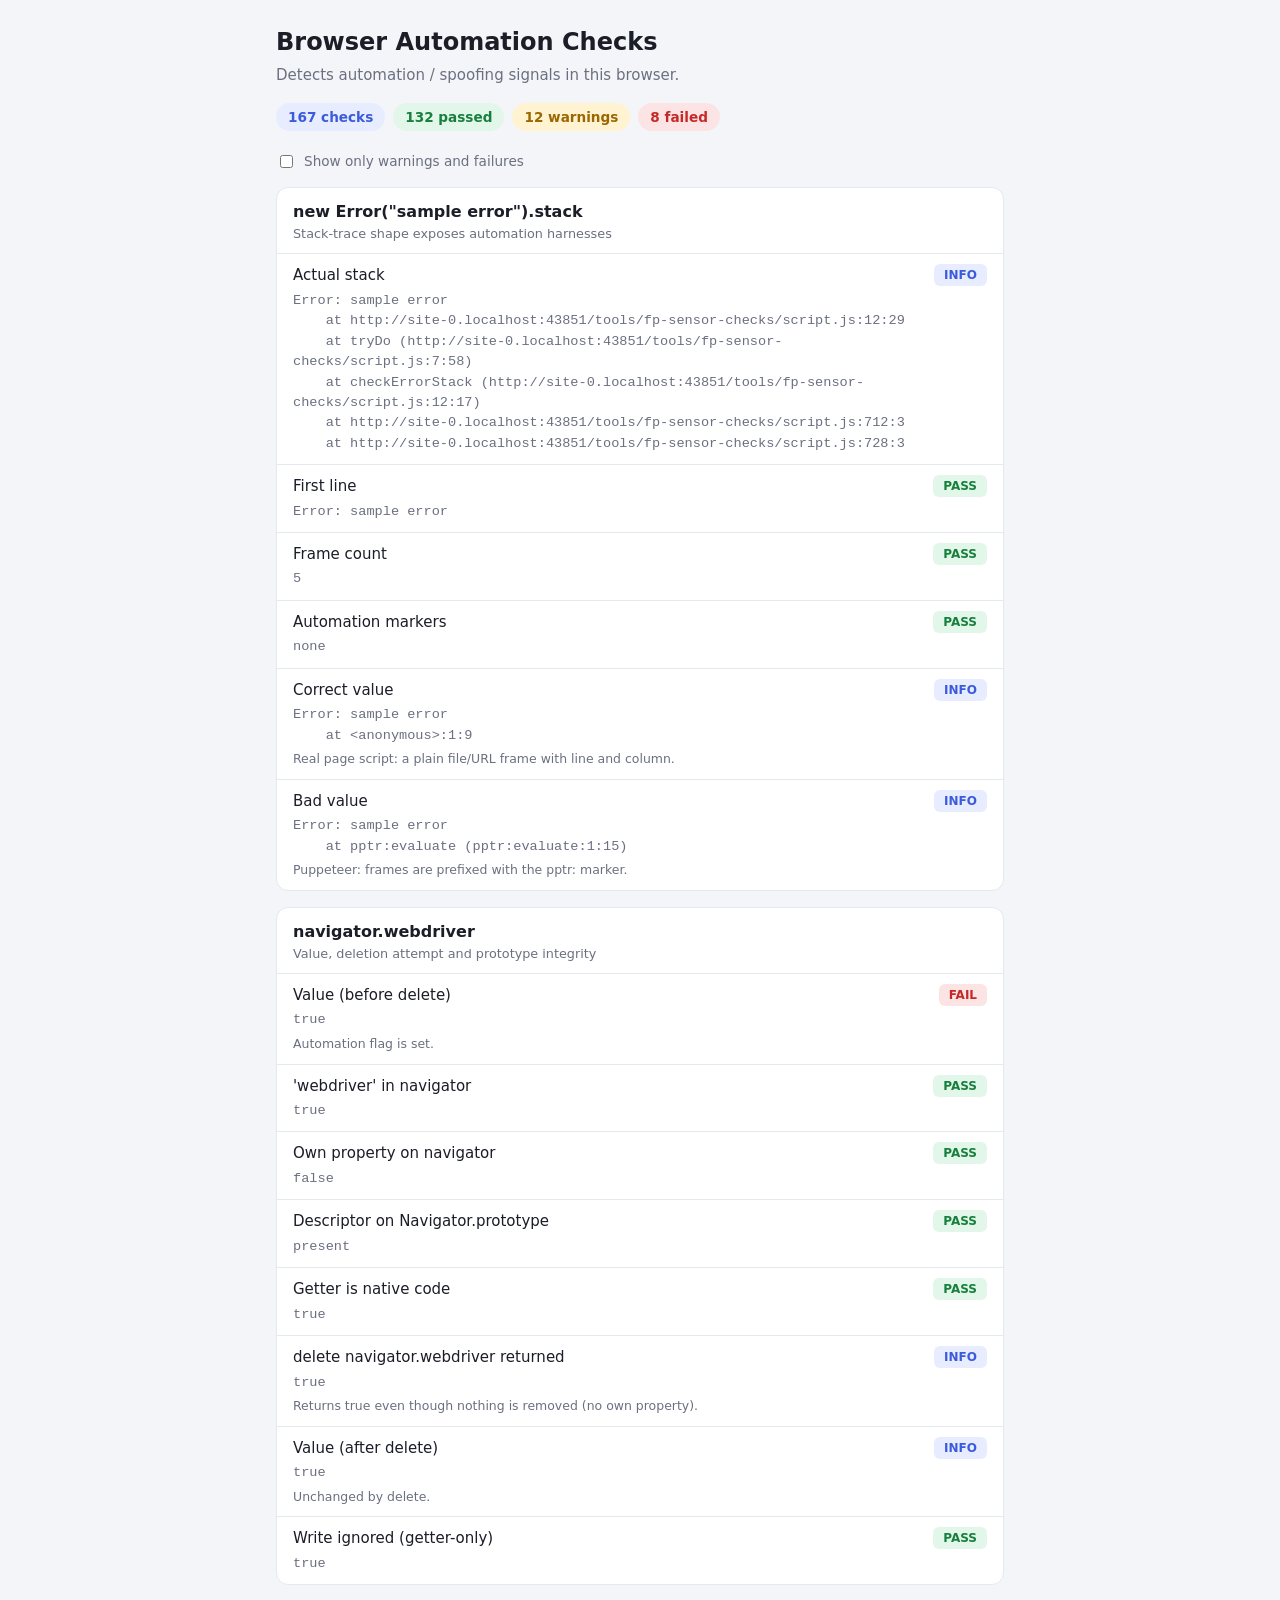
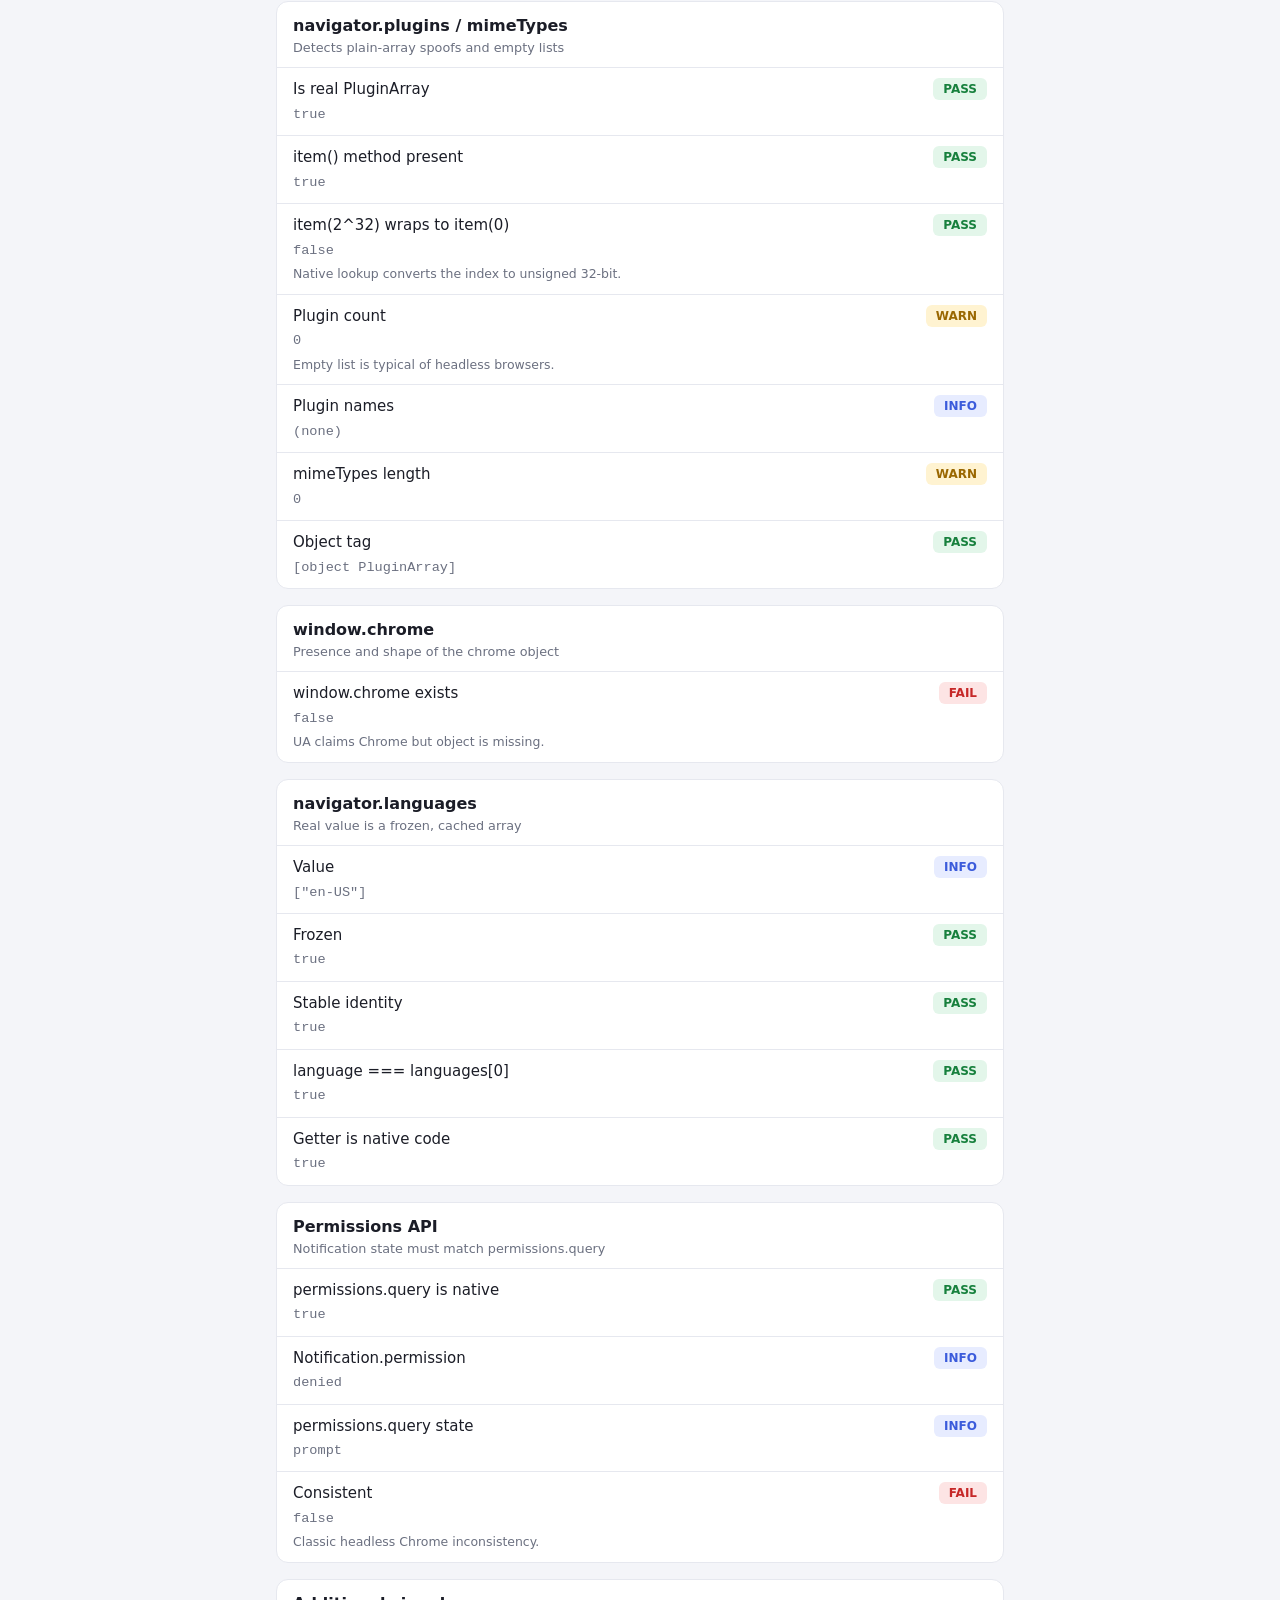
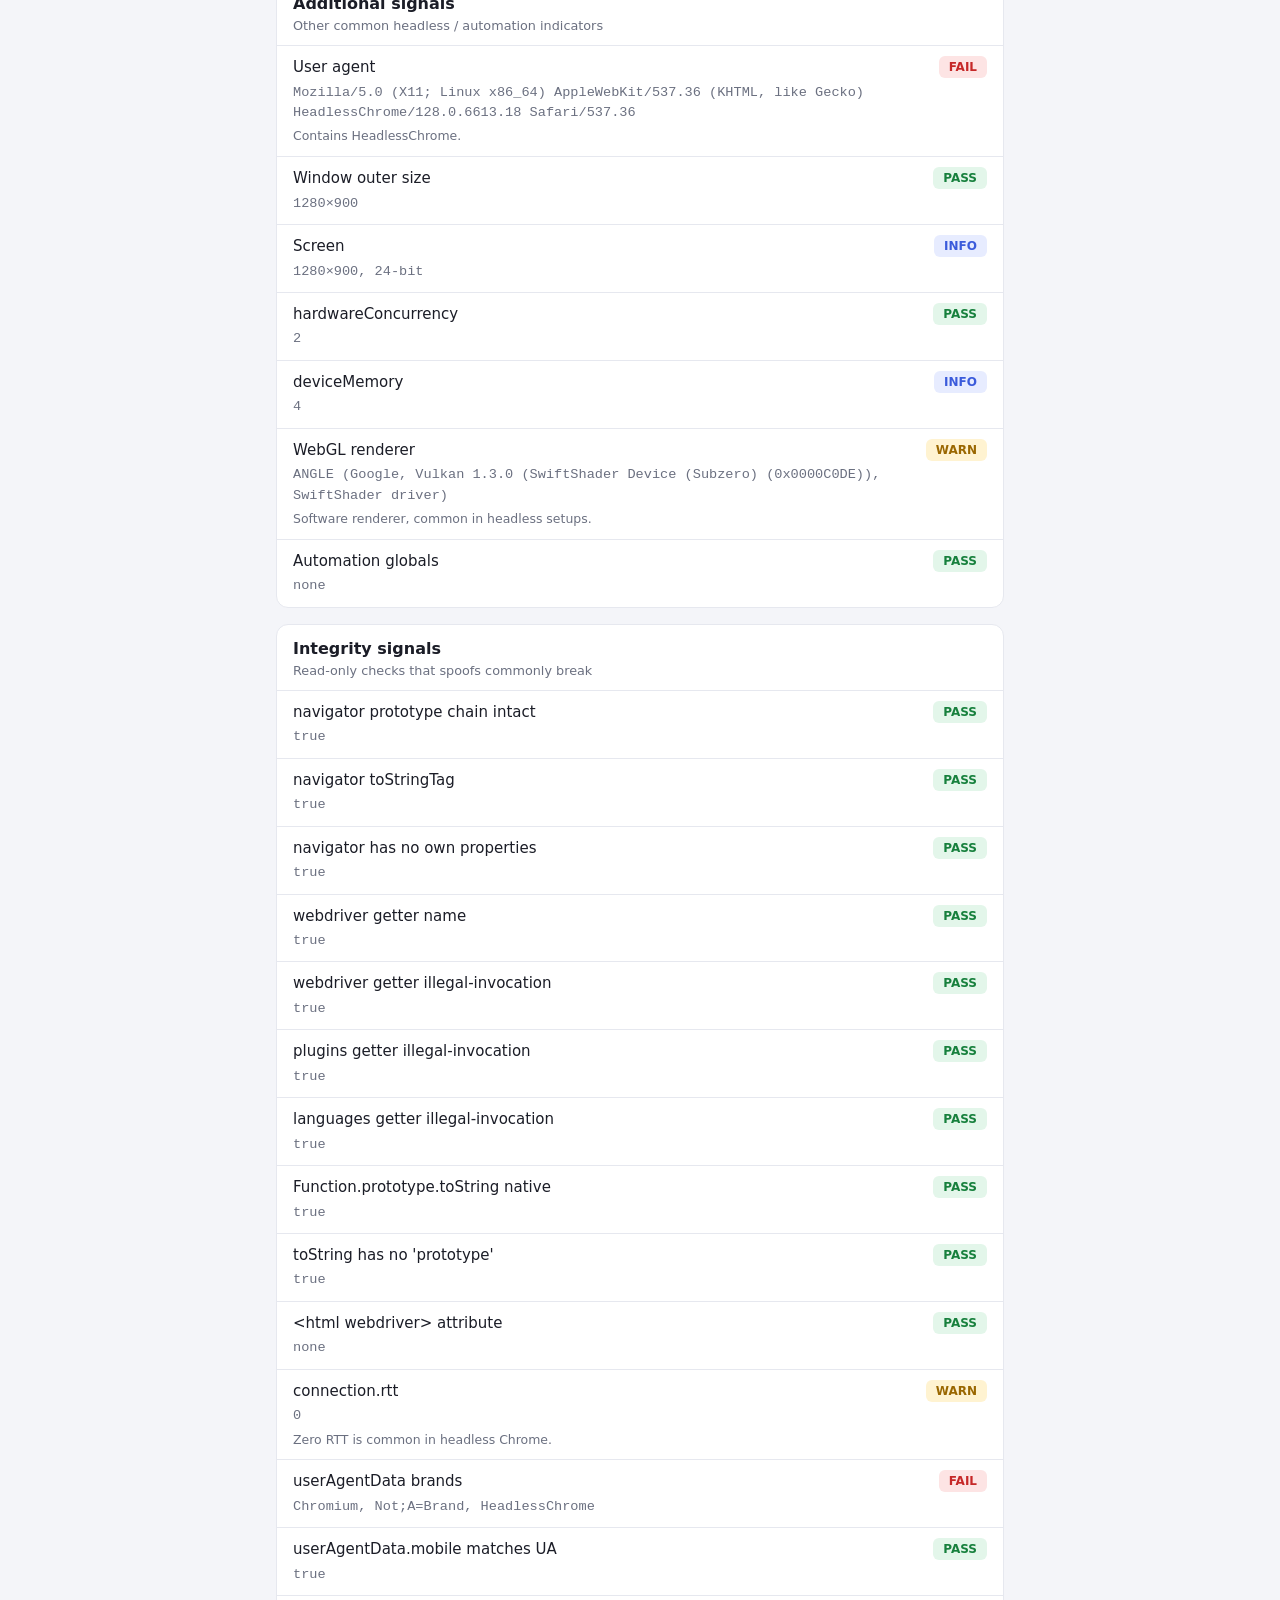
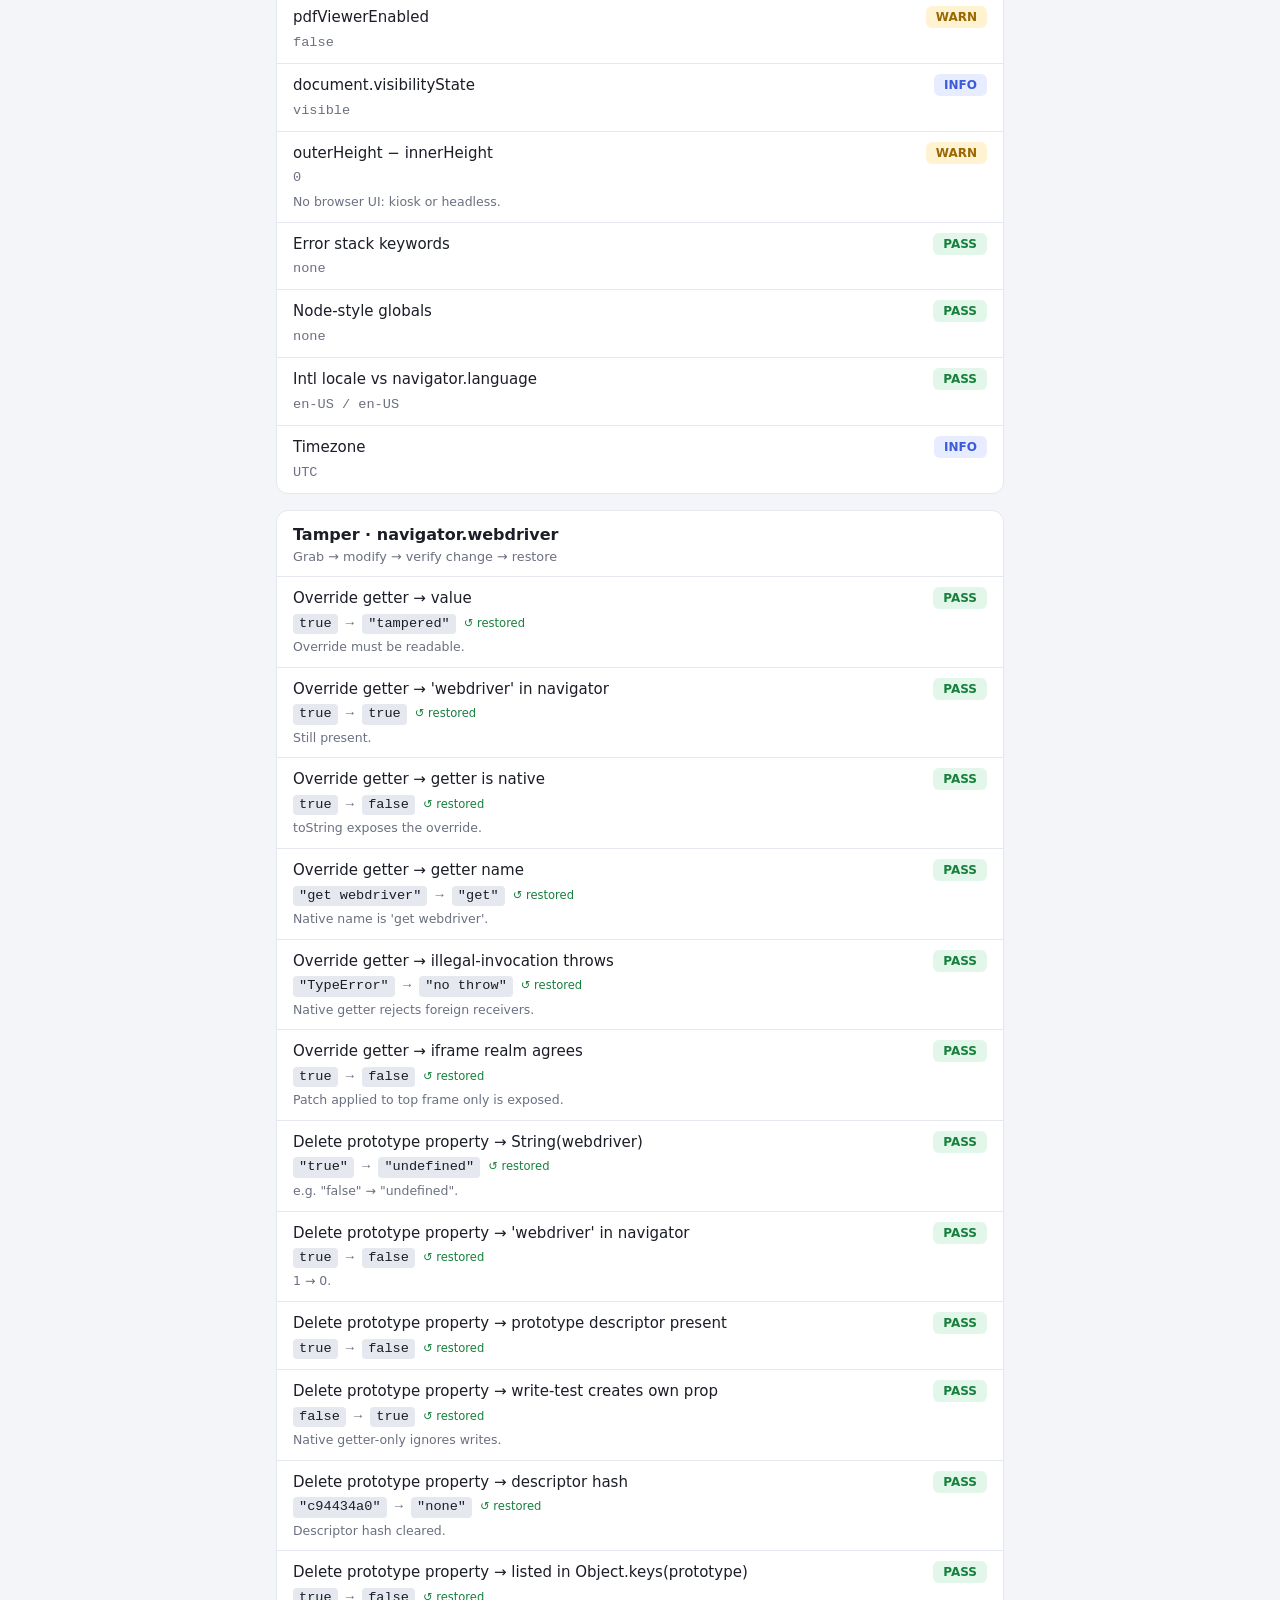
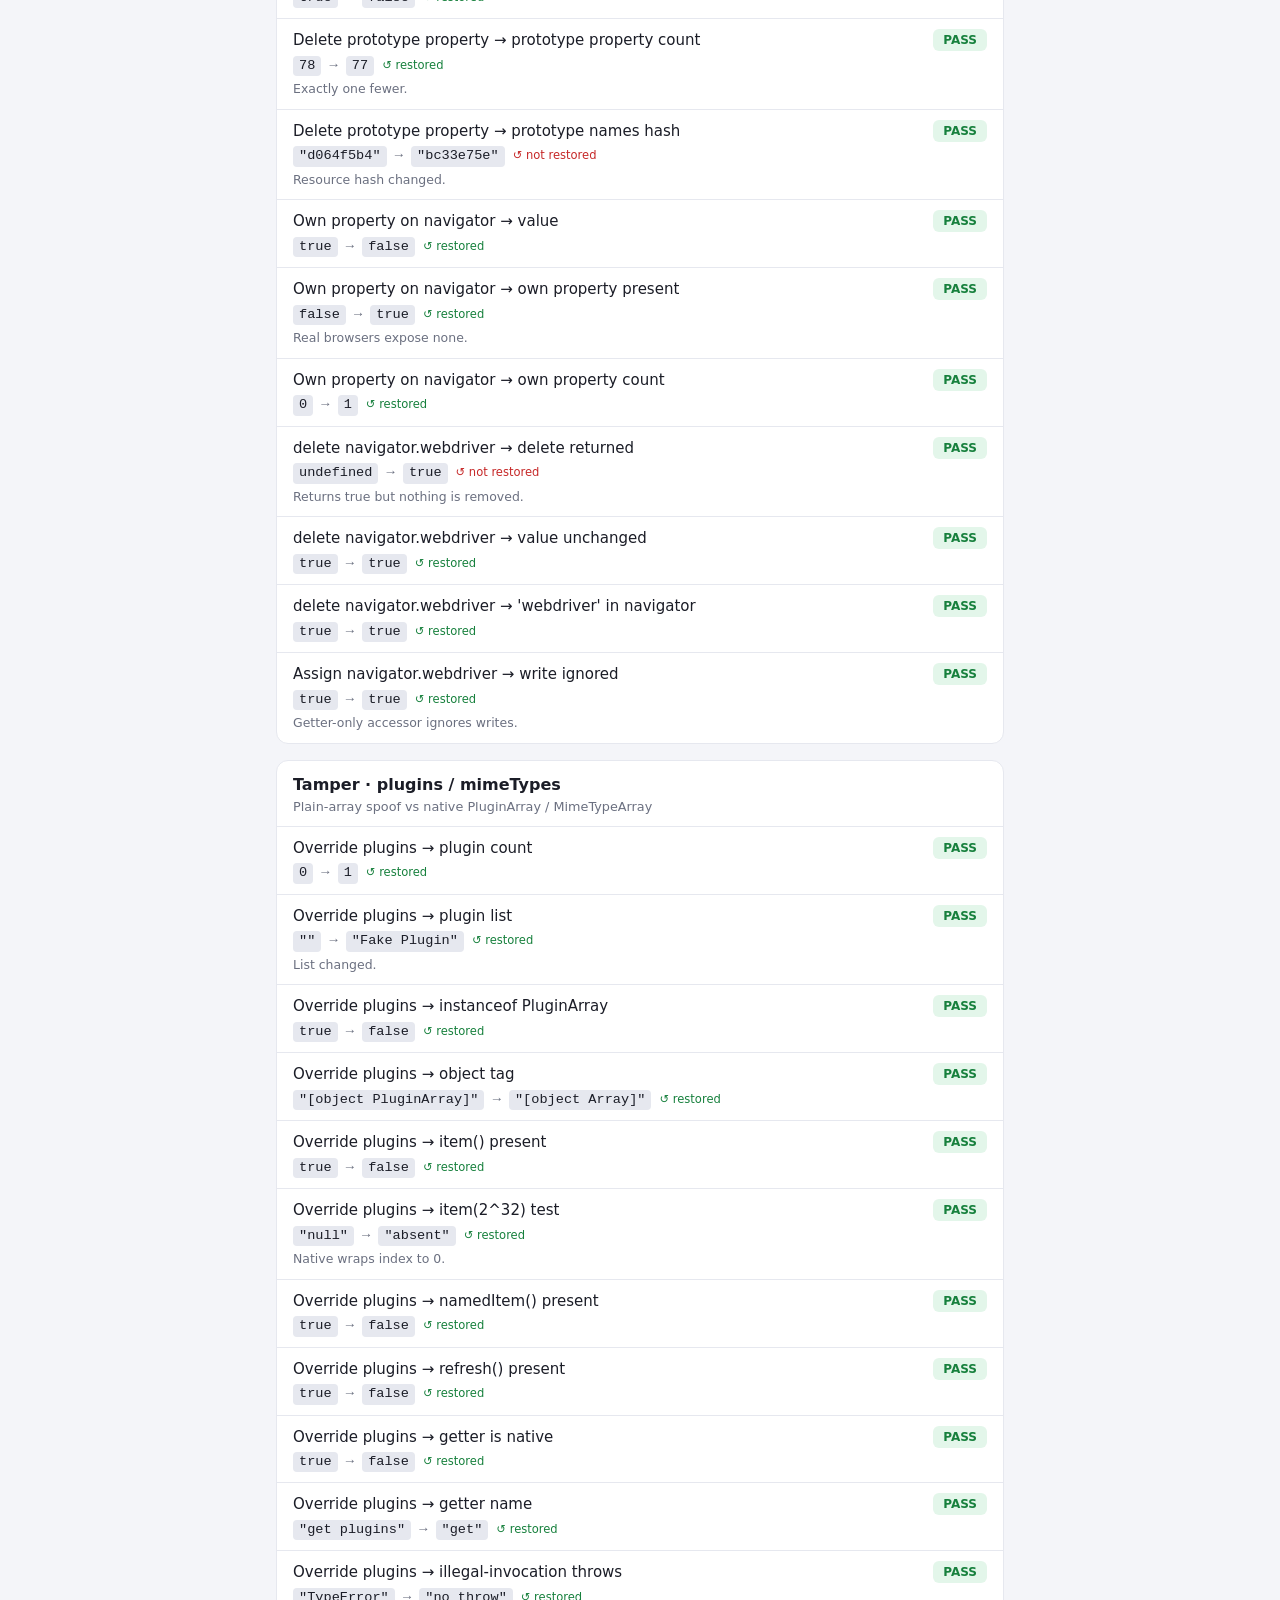
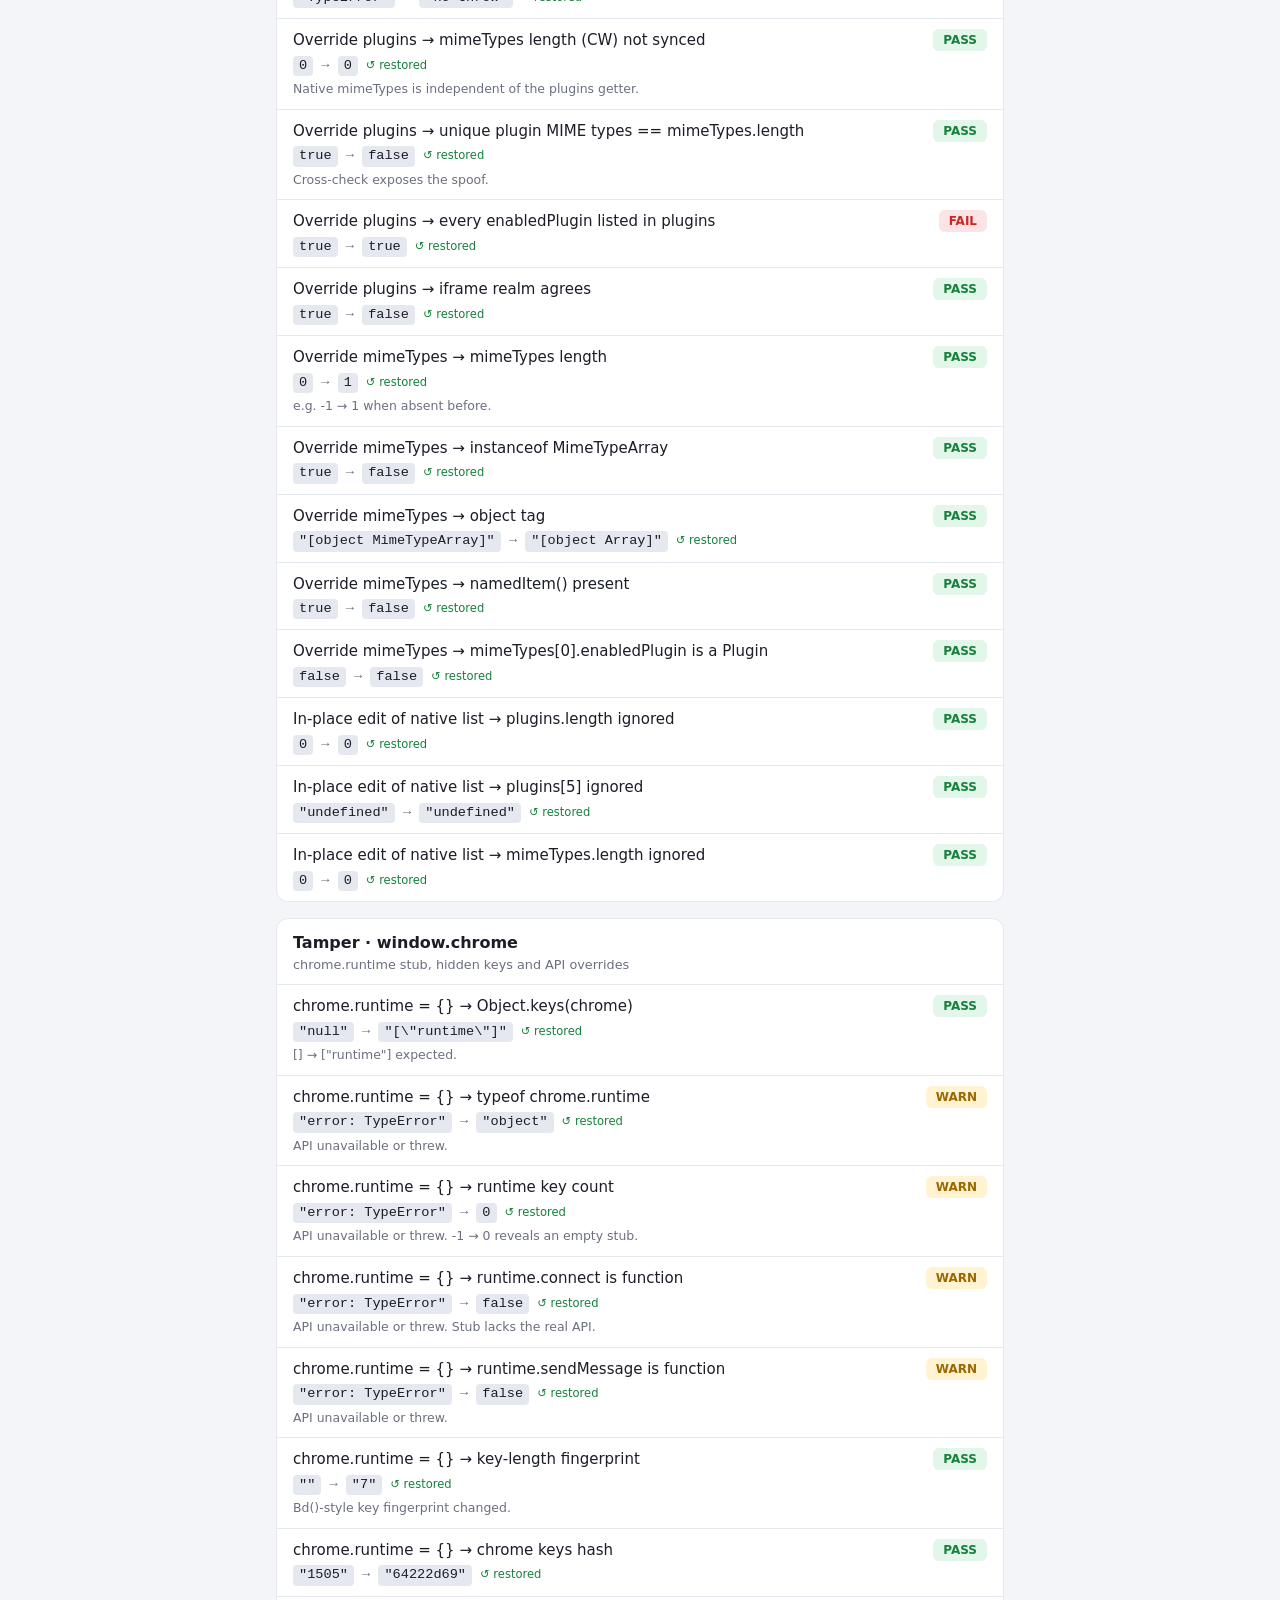
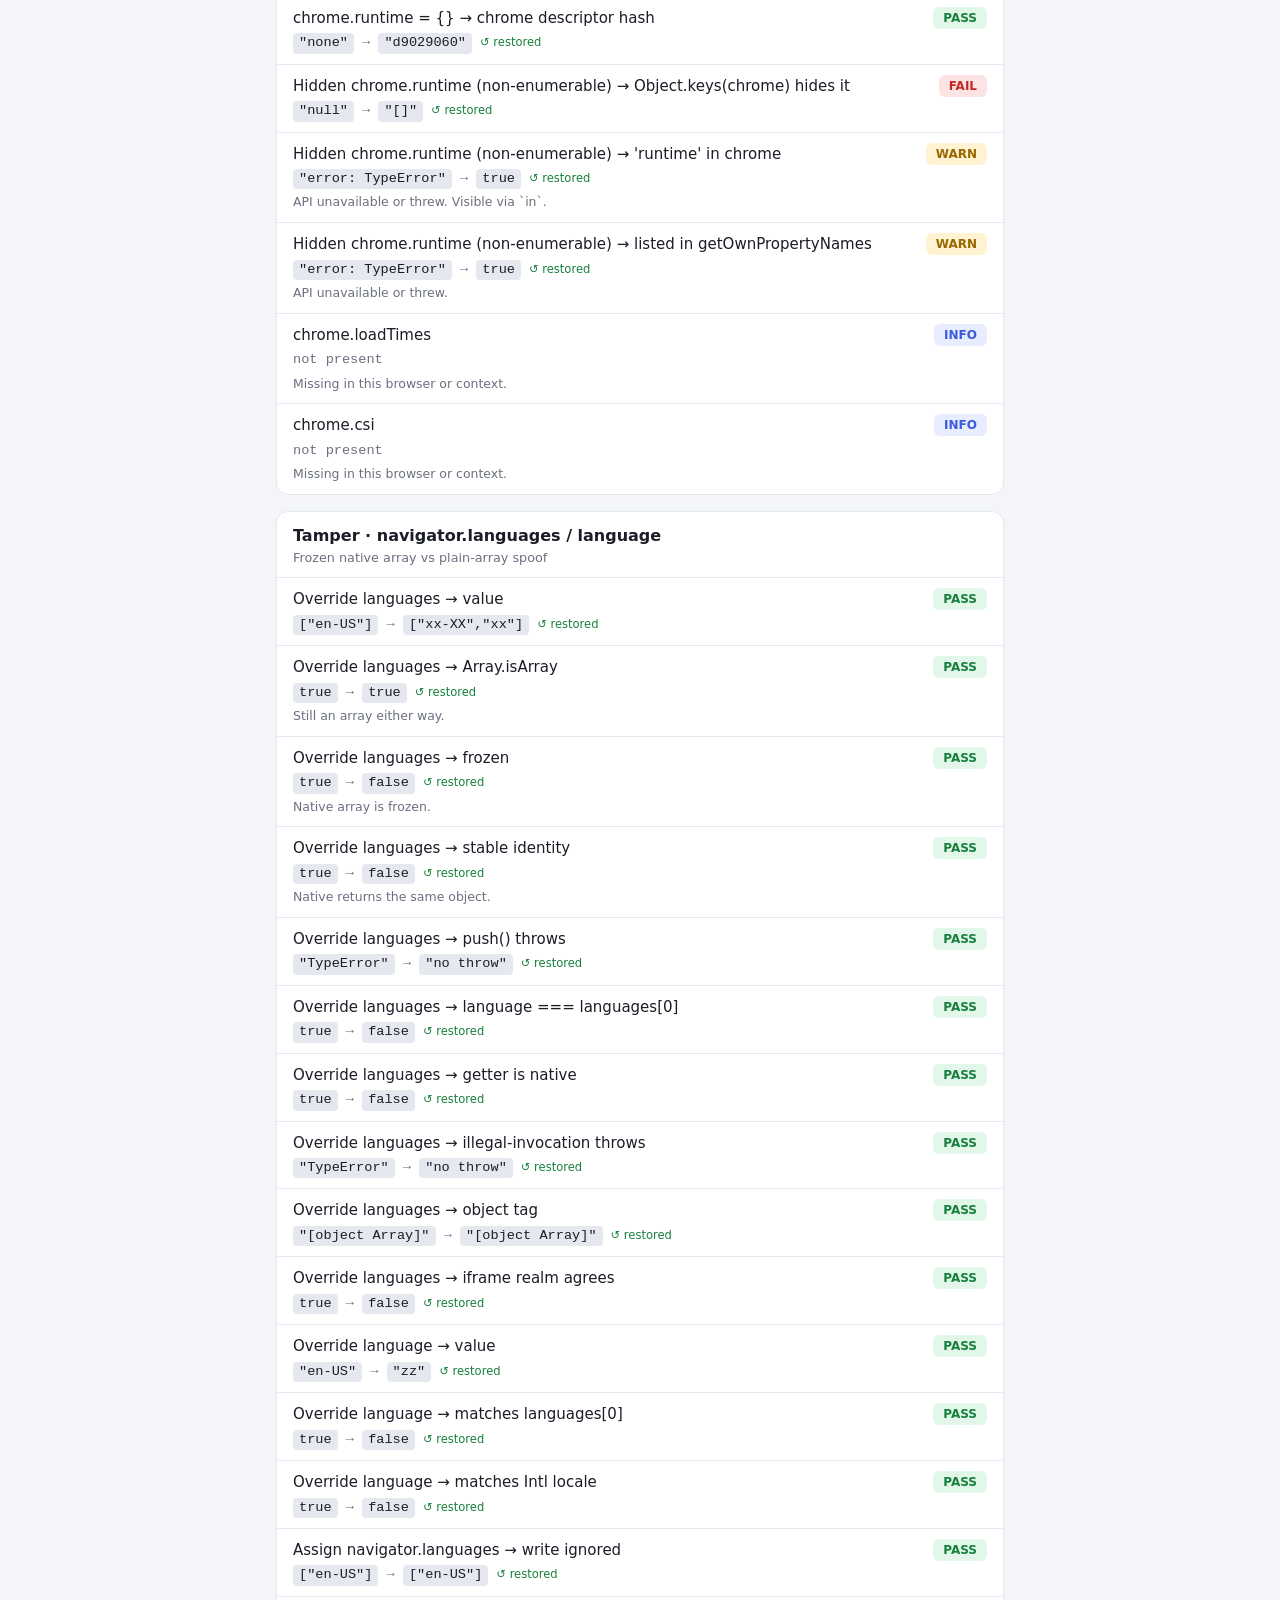
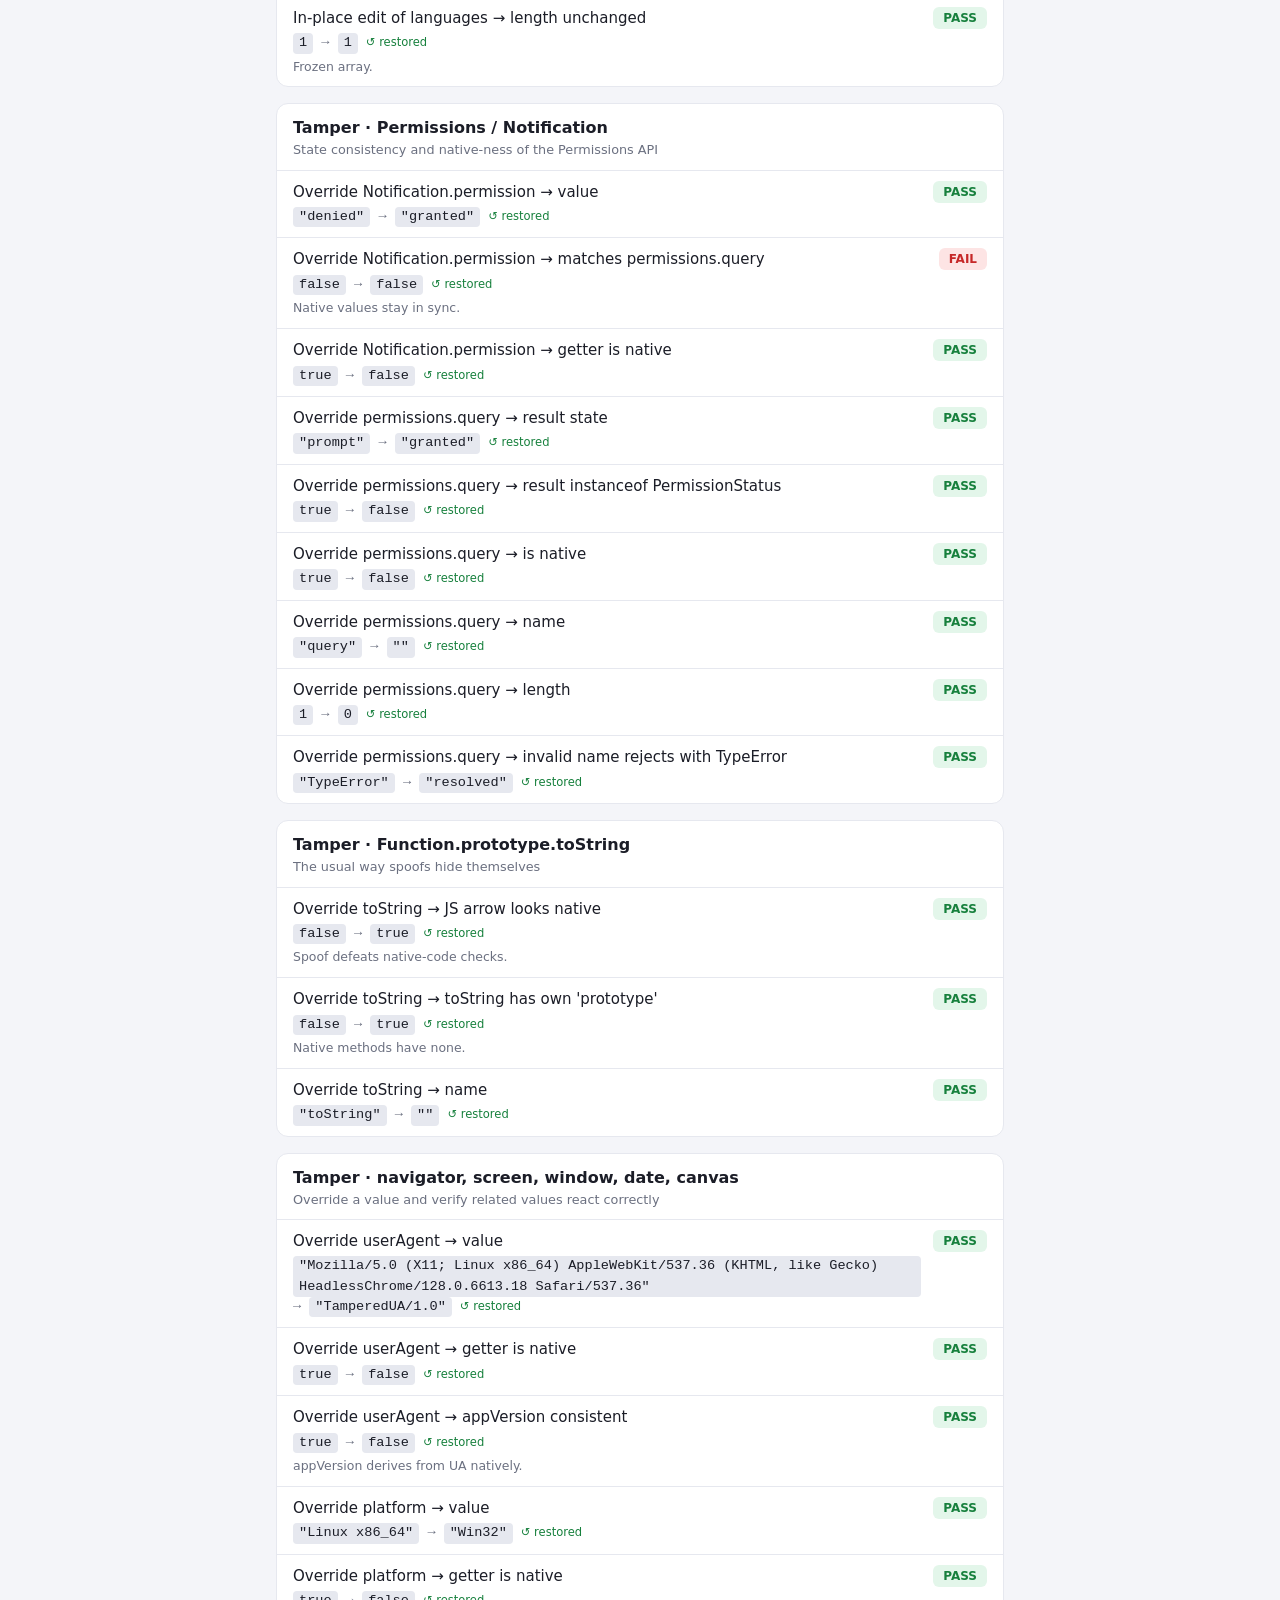
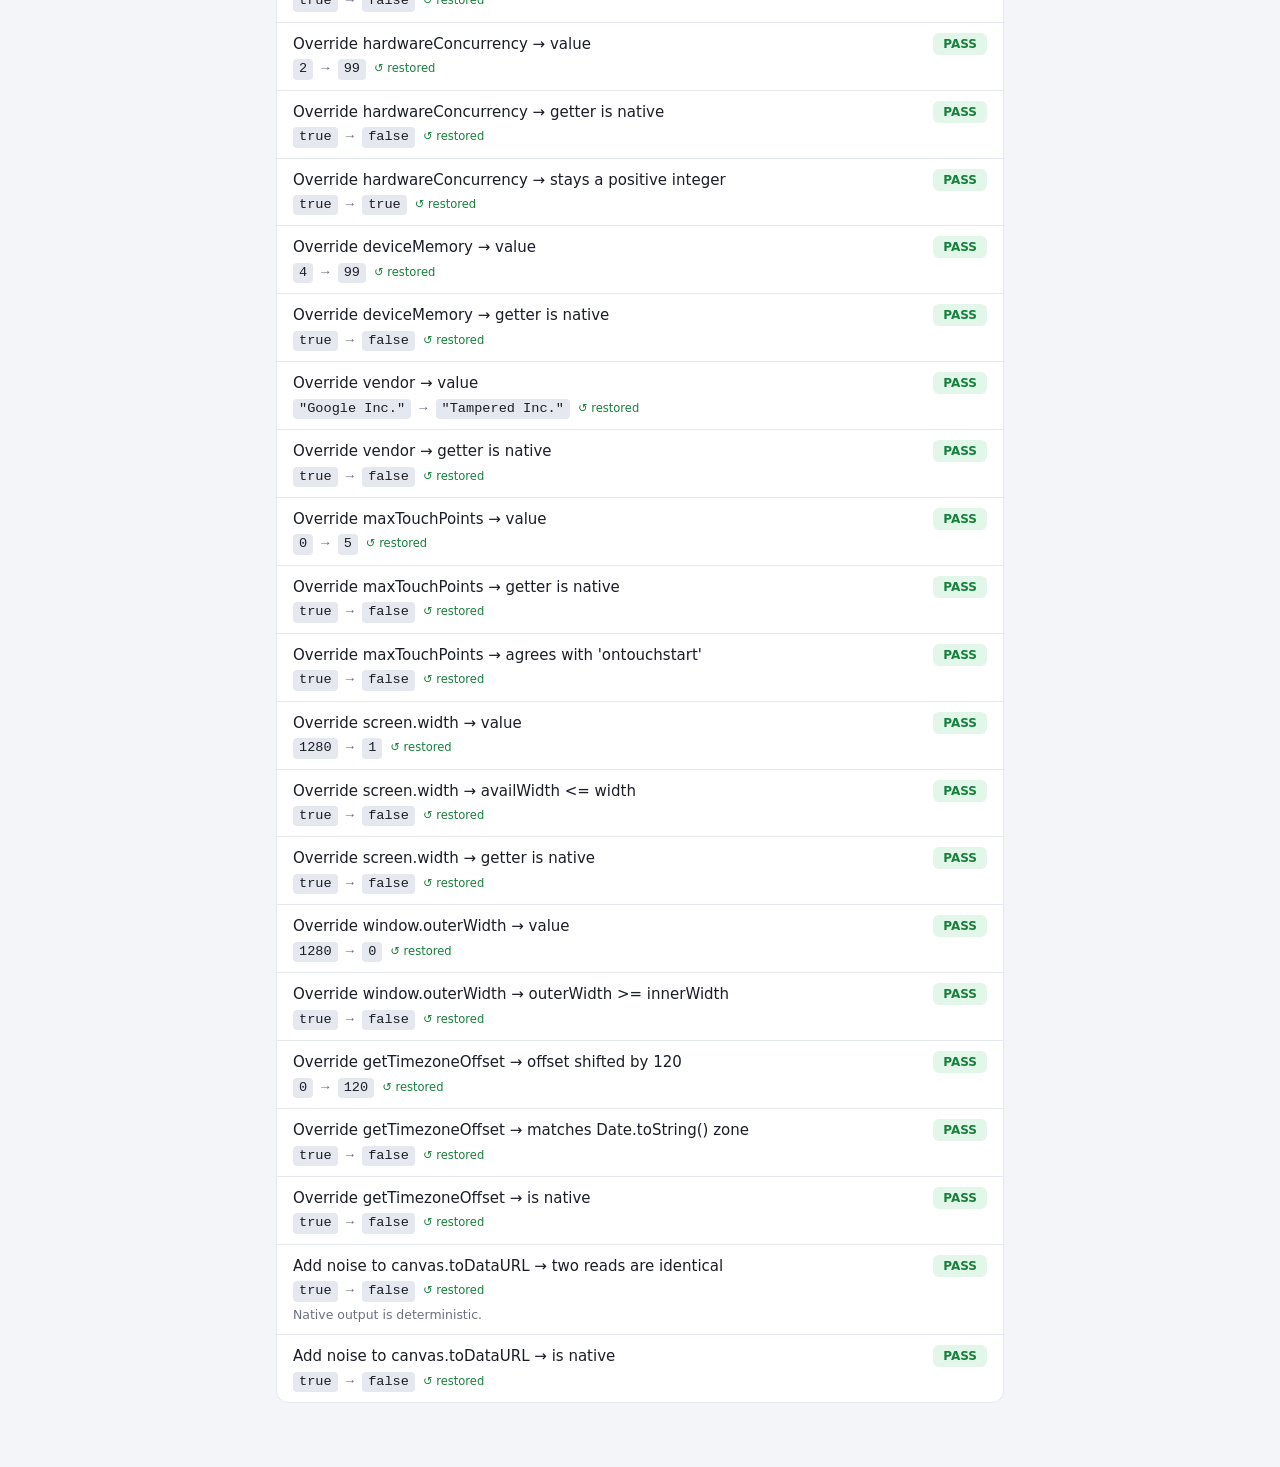
<file: tools/fp-sensor-checks/index.html>
<!DOCTYPE html>
<html lang="en">
<head>
  <meta charset="UTF-8">
  <meta name="viewport" content="width=device-width, initial-scale=1">
  <title>Browser Automation Checks</title>
  <link rel="stylesheet" href="style.css">
</head>
<body>
  <main>
    <header>
      <h1>Browser Automation Checks</h1>
      <p class="sub">Detects automation / spoofing signals in this browser.</p>
      <div id="summary" class="summary"></div>
      <label class="toggle"><input type="checkbox" id="onlyIssues"> Show only warnings and failures</label>
    </header>
    <div id="results"></div>
  </main>
  <script src="script.js"></script>
</body>
</html>
</file>
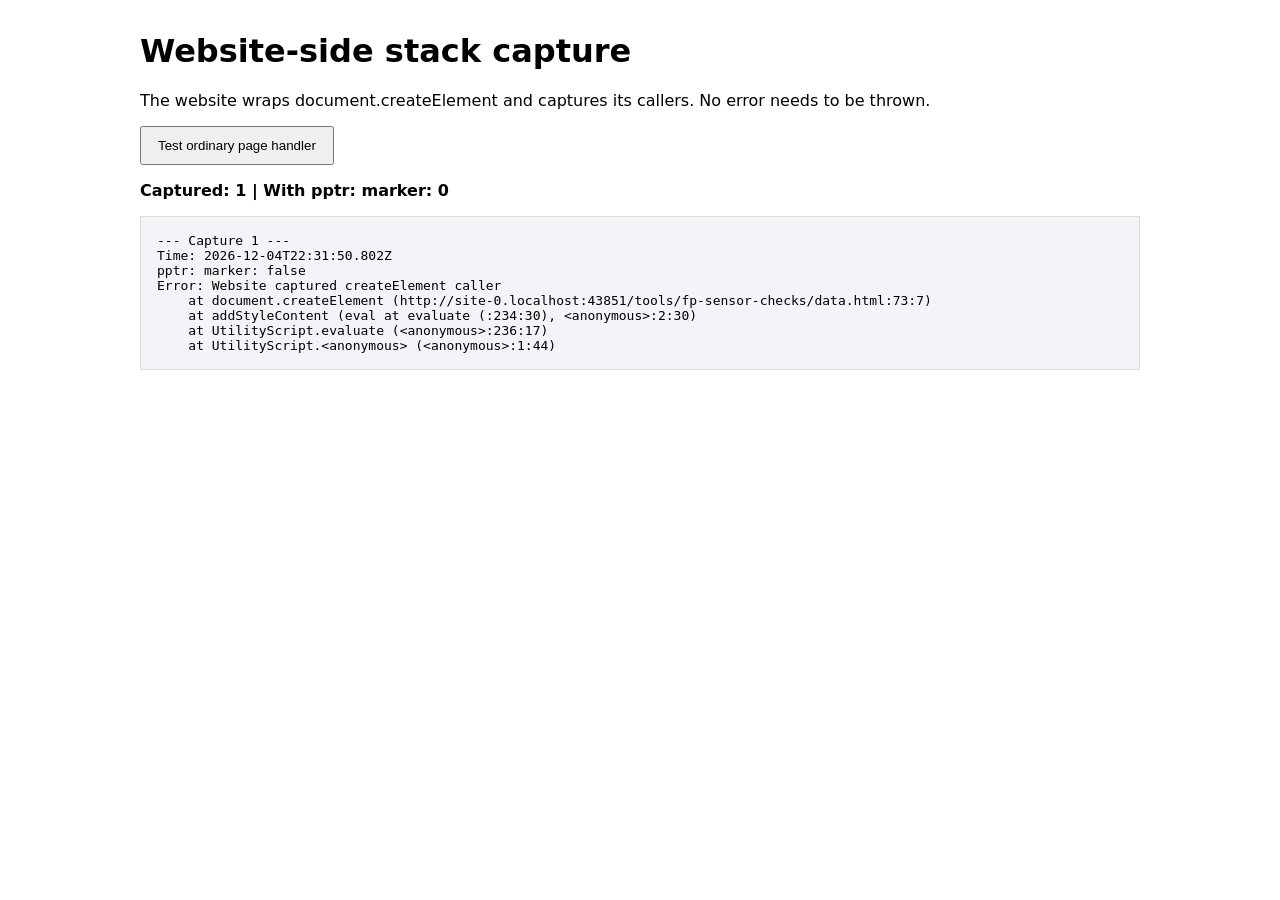
<file: tools/fp-sensor-checks/data.html>
<!doctype html>
<html lang="en">
	<head>
		<meta charset="UTF-8" />
		<meta name="viewport" content="width=device-width, initial-scale=1" />
		<link rel="icon" href="data:," />
		<title>Website-side stack capture</title>

		<style>
			body {
				max-width: 1000px;
				margin: 32px auto;
				padding: 0 20px;
				font-family: system-ui, sans-serif;
			}

			button {
				padding: 10px 16px;
				cursor: pointer;
			}

			pre {
				padding: 16px;
				background: #f2f4f8;
				border: 1px solid #ddd;
				white-space: pre-wrap;
				overflow-wrap: anywhere;
			}

			#status {
				font-weight: bold;
			}
		</style>

		<script>
			(() => {
				const originalCreateElement = document.createElement;
				const records = [];

				// Exposes stacks already captured by website code.
				window.stackDemo = {
					records,
					ready: false,
				};

				function render() {
					const output = document.getElementById("output");
					const status = document.getElementById("status");

					if (!output || !status) return;

					const marked = records.filter(
						(record) => record.hasPptrMarker,
					).length;

					status.textContent = `Captured: ${records.length} | With pptr: marker: ${marked}`;

					output.textContent = records
						.map((record, index) => {
							return [
								`--- Capture ${index + 1} ---`,
								`Time: ${record.time}`,
								`pptr: marker: ${record.hasPptrMarker}`,
								record.stack,
							].join("\n");
						})
						.join("\n\n");
				}

				// This wrapper originates from YOUR website, not Puppeteer.
				document.createElement = function (...args) {
					const stack = String(
						new Error("Website captured createElement caller")
							.stack || "",
					);

					const record = {
						time: new Date().toISOString(),
						hasPptrMarker: stack.includes("pptr:"),
						stack,
					};

					records.push(record);

					if (records.length > 50) {
						records.shift();
					}

					// Log a string, not an Error object.
					console.log("[website-captured-stack]\n" + stack);

					render();

					// Preserve the original API's receiver and arguments.
					return Reflect.apply(originalCreateElement, this, args);
				};

				document.addEventListener("DOMContentLoaded", () => {
					document
						.getElementById("normal-call")
						.addEventListener(
							"click",
							function normalPageHandler() {
								// Ordinary website-owned call chain.
								const element = document.createElement("span");
								element.textContent =
									"Created by the page handler";
							},
						);

					window.stackDemo.ready = true;
					render();
				});
			})();
		</script>
	</head>

	<body>
		<h1>Website-side stack capture</h1>

		<p>
			The website wraps document.createElement and captures its callers.
			No error needs to be thrown.
		</p>

		<button id="normal-call" type="button">
			Test ordinary page handler
		</button>

		<p id="status">Waiting for initialization…</p>

		<pre id="output"></pre>
	</body>
</html>
</file>
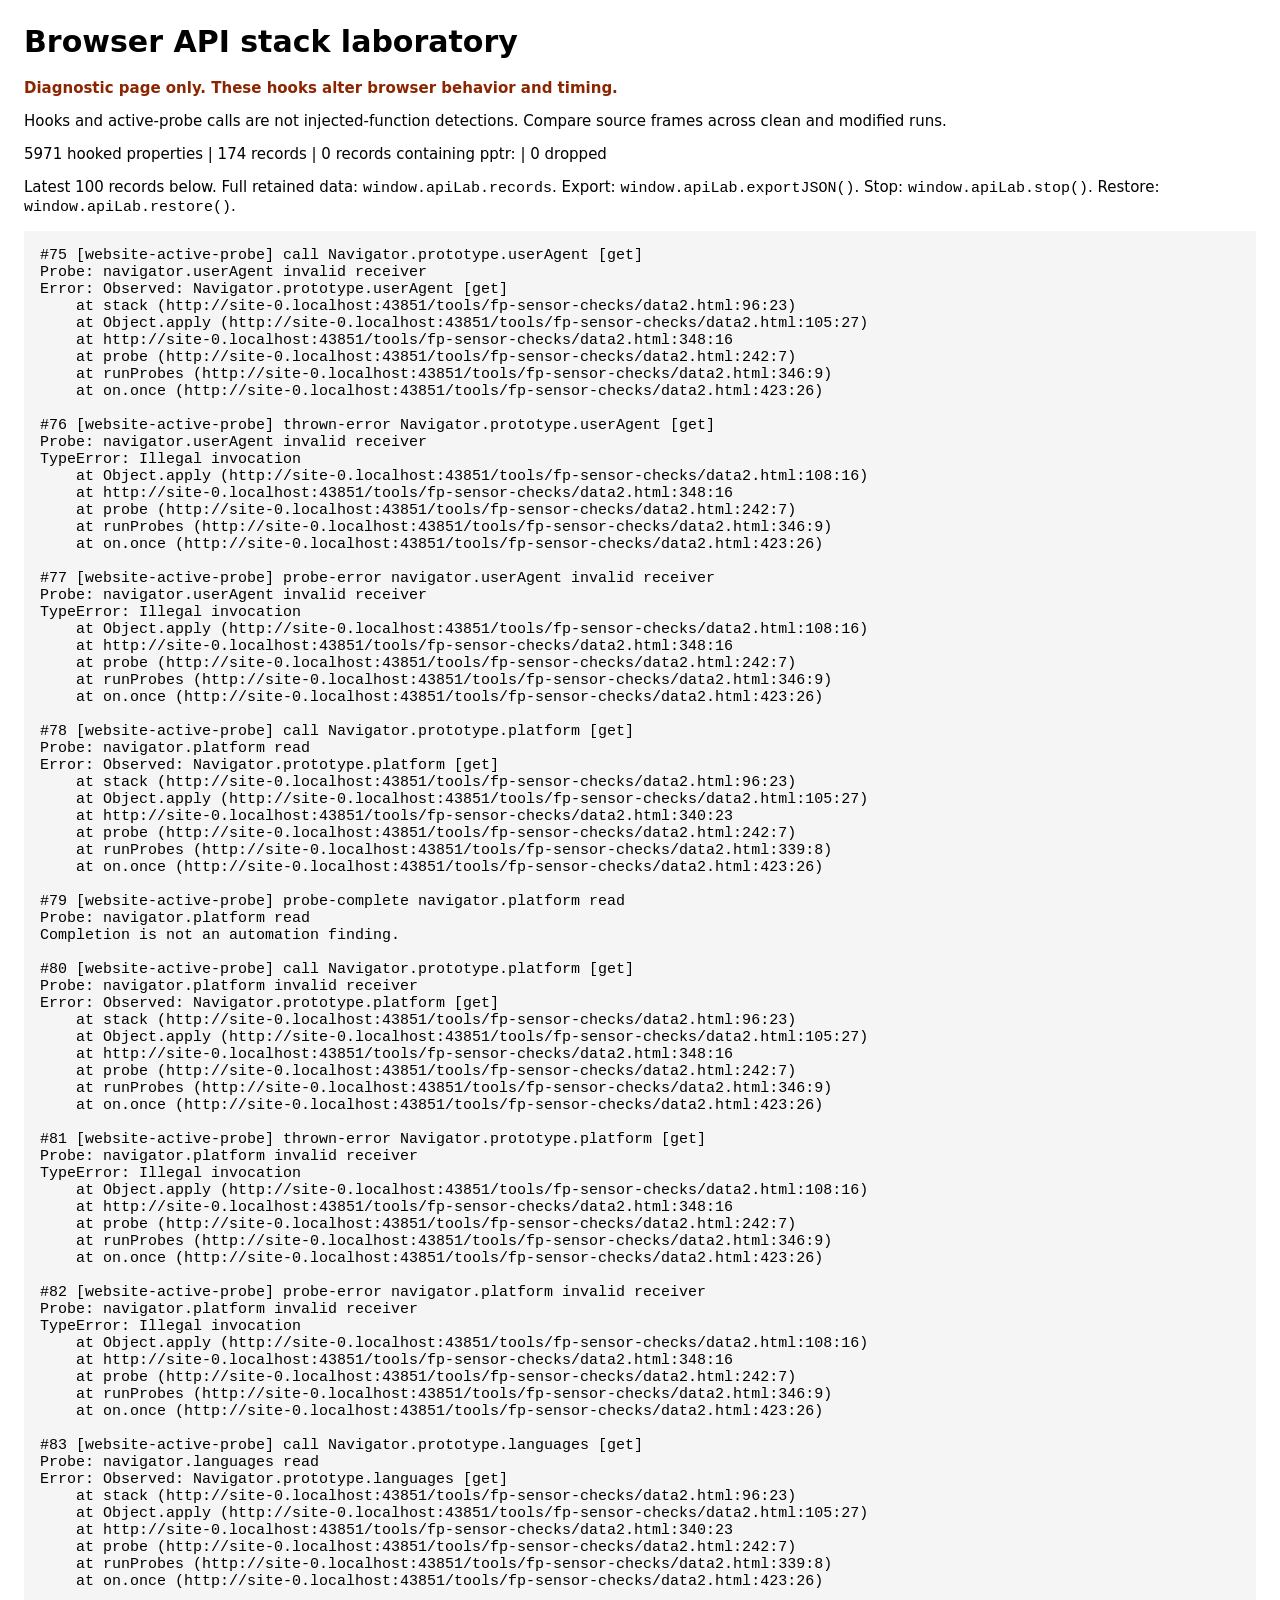
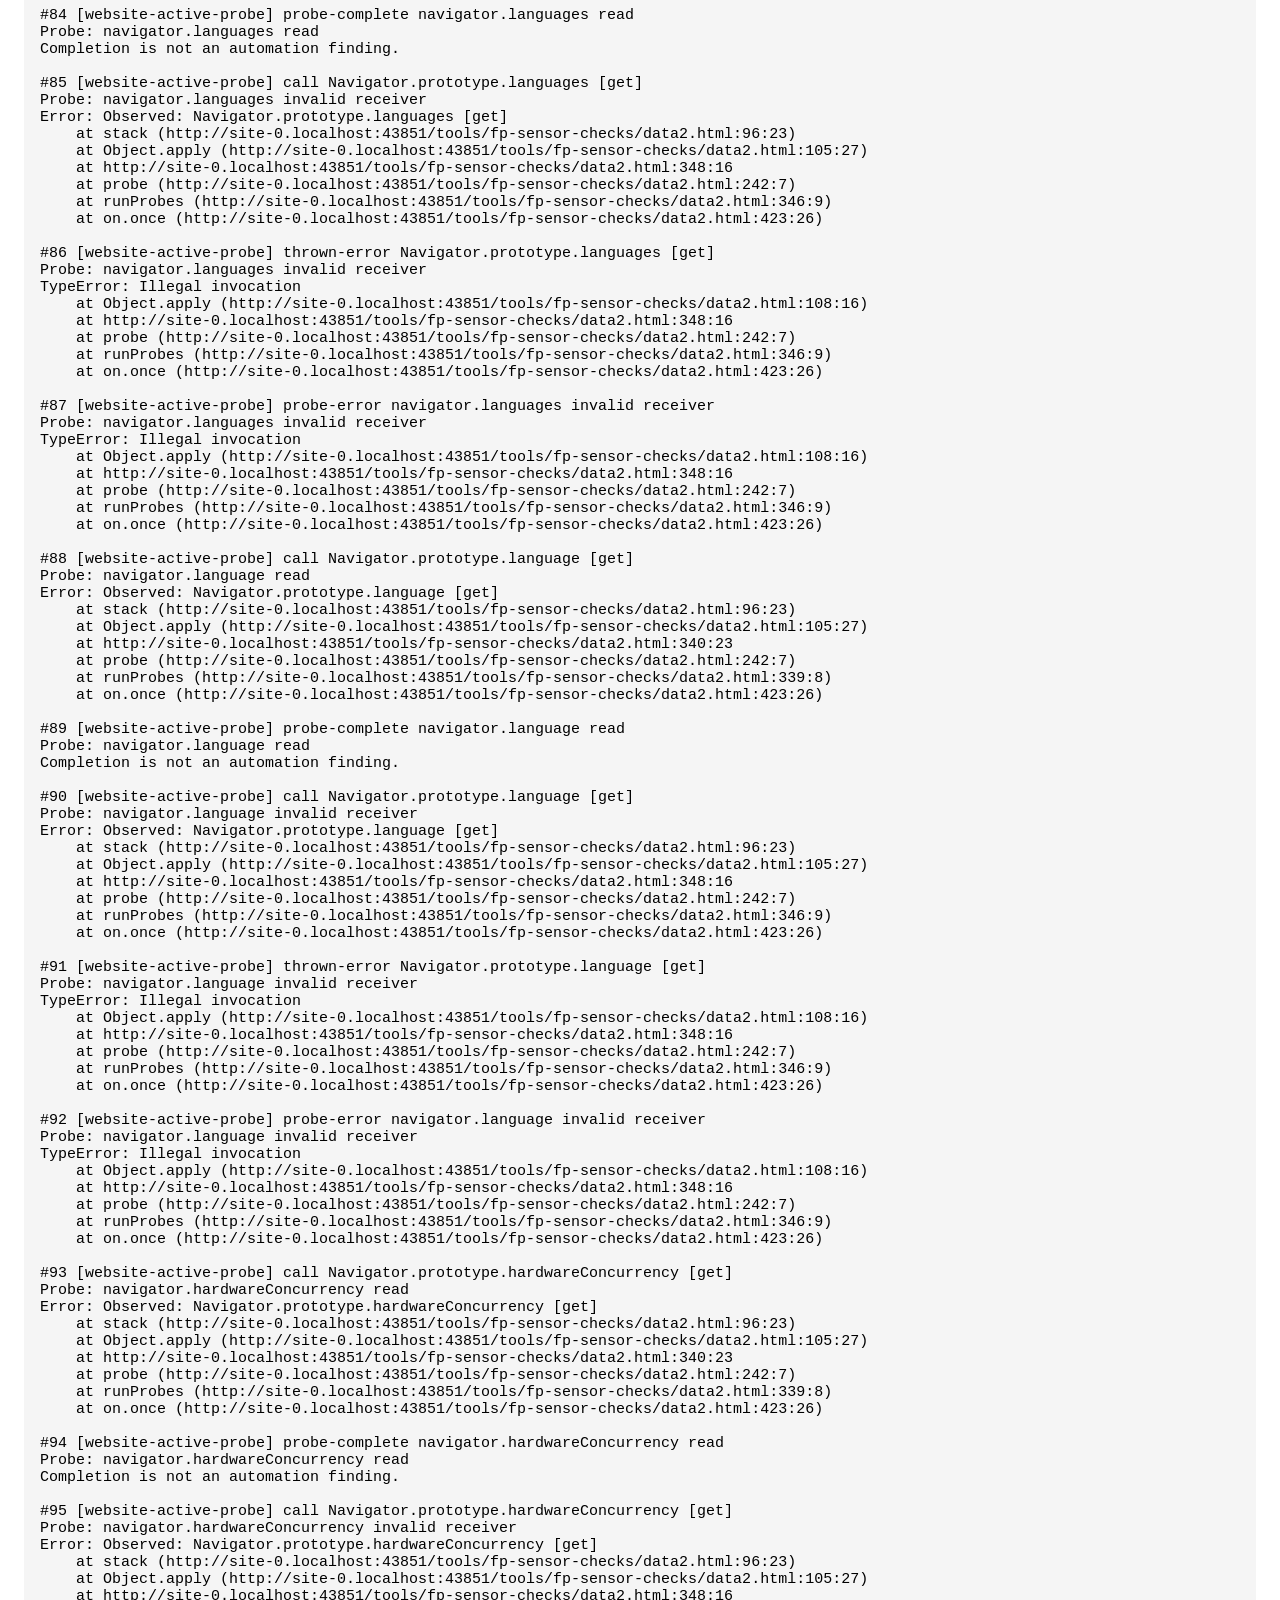
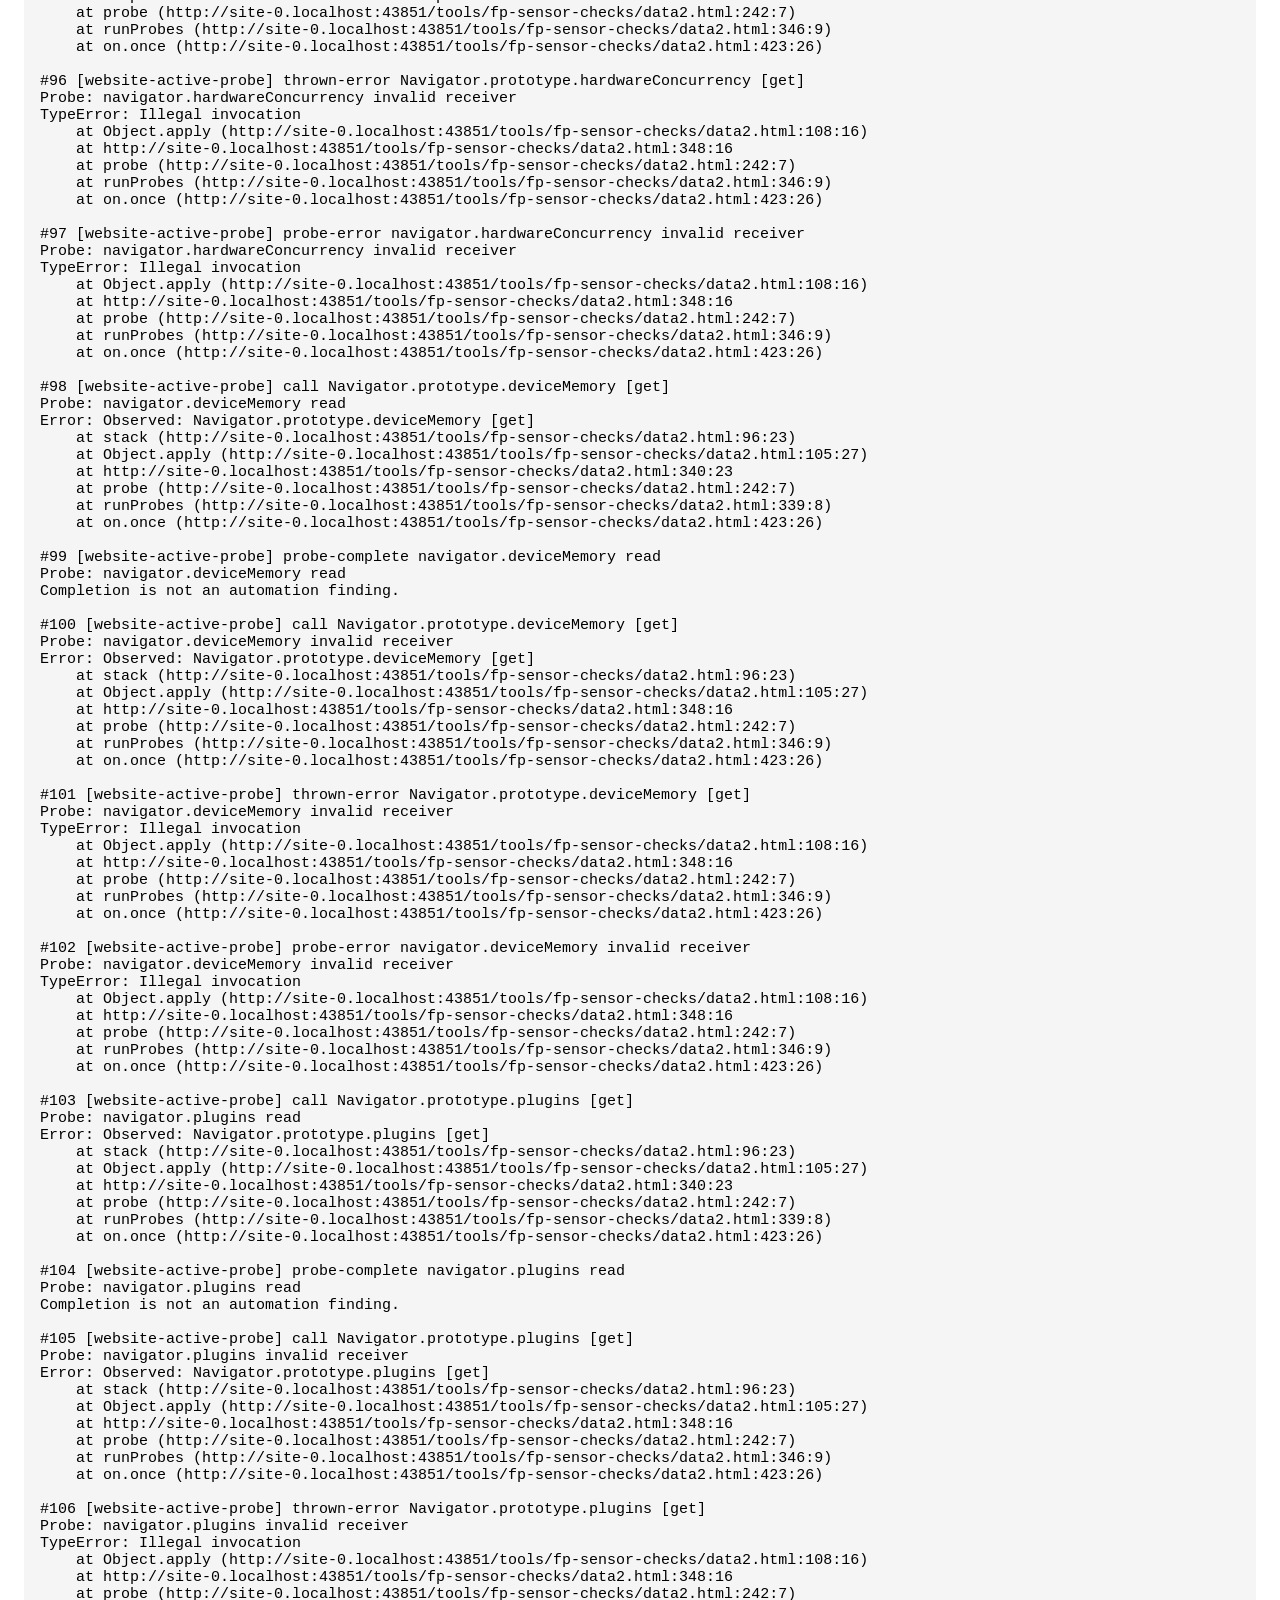
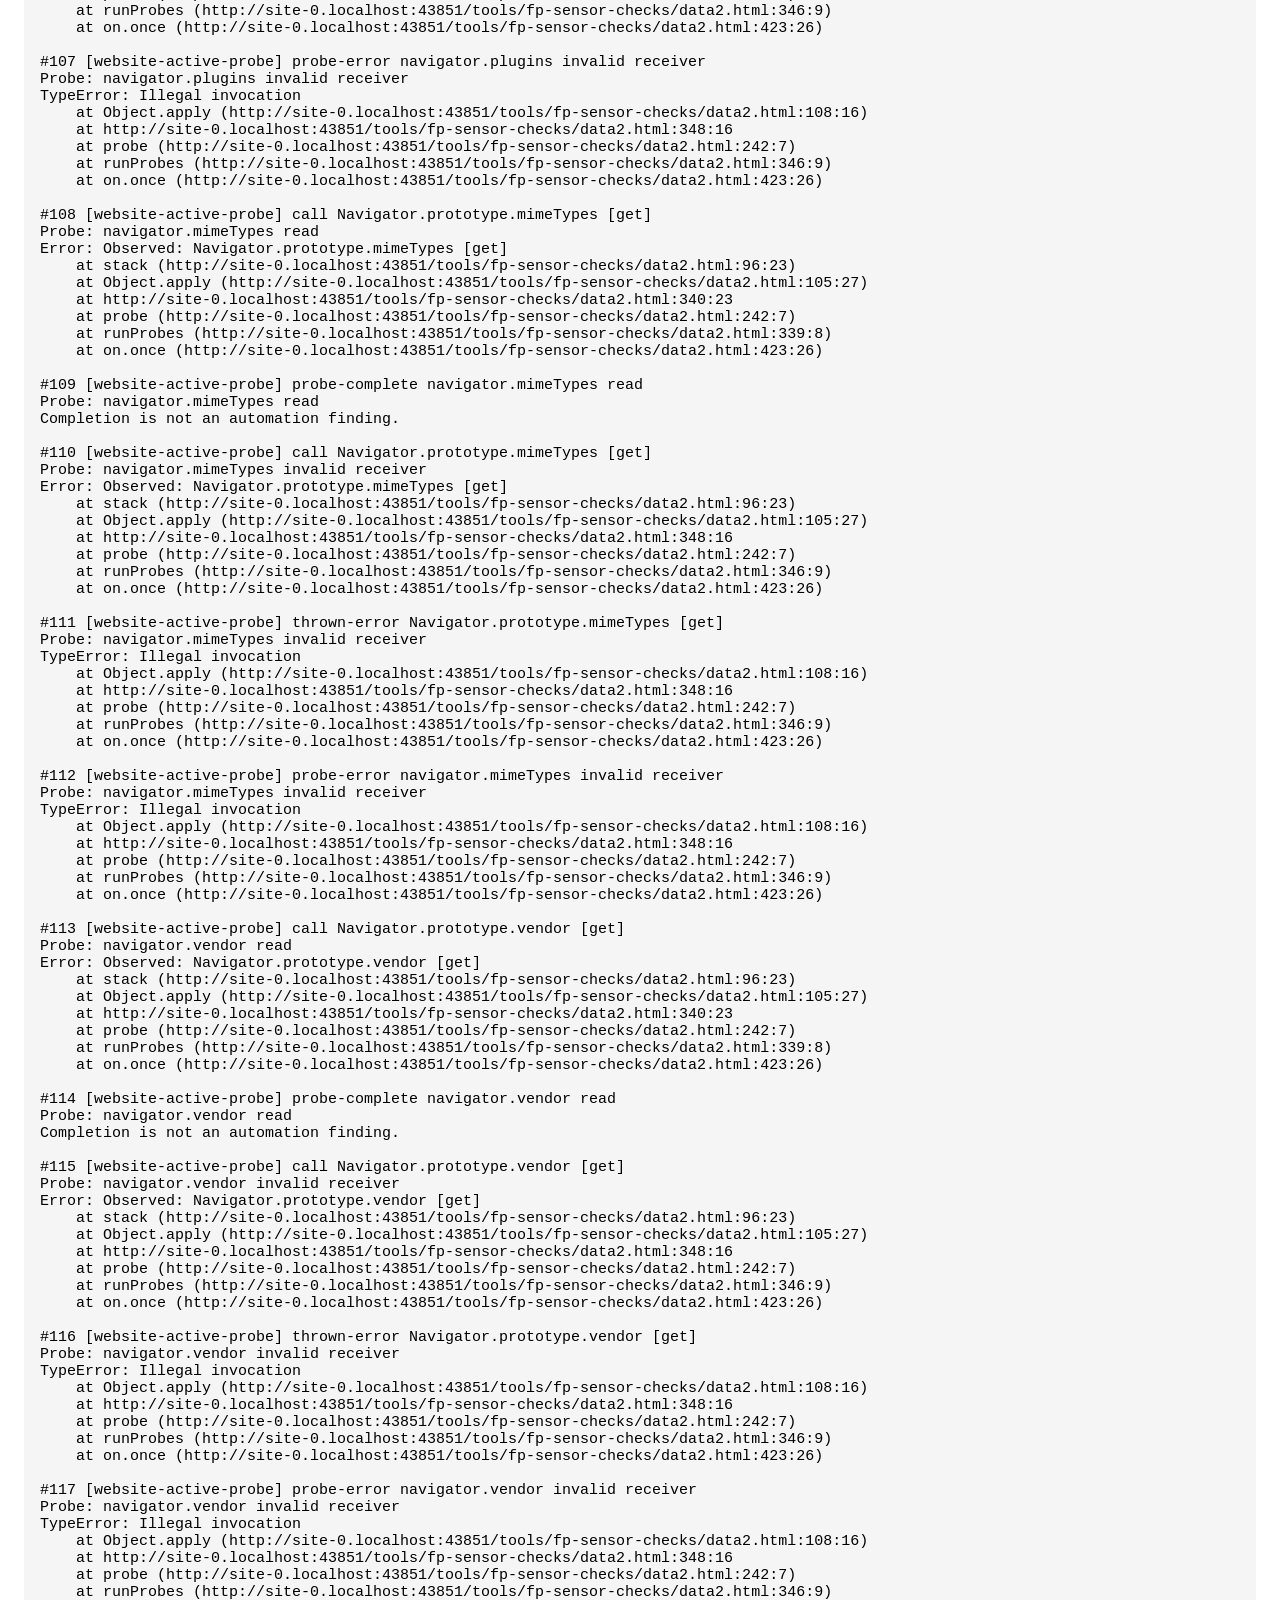
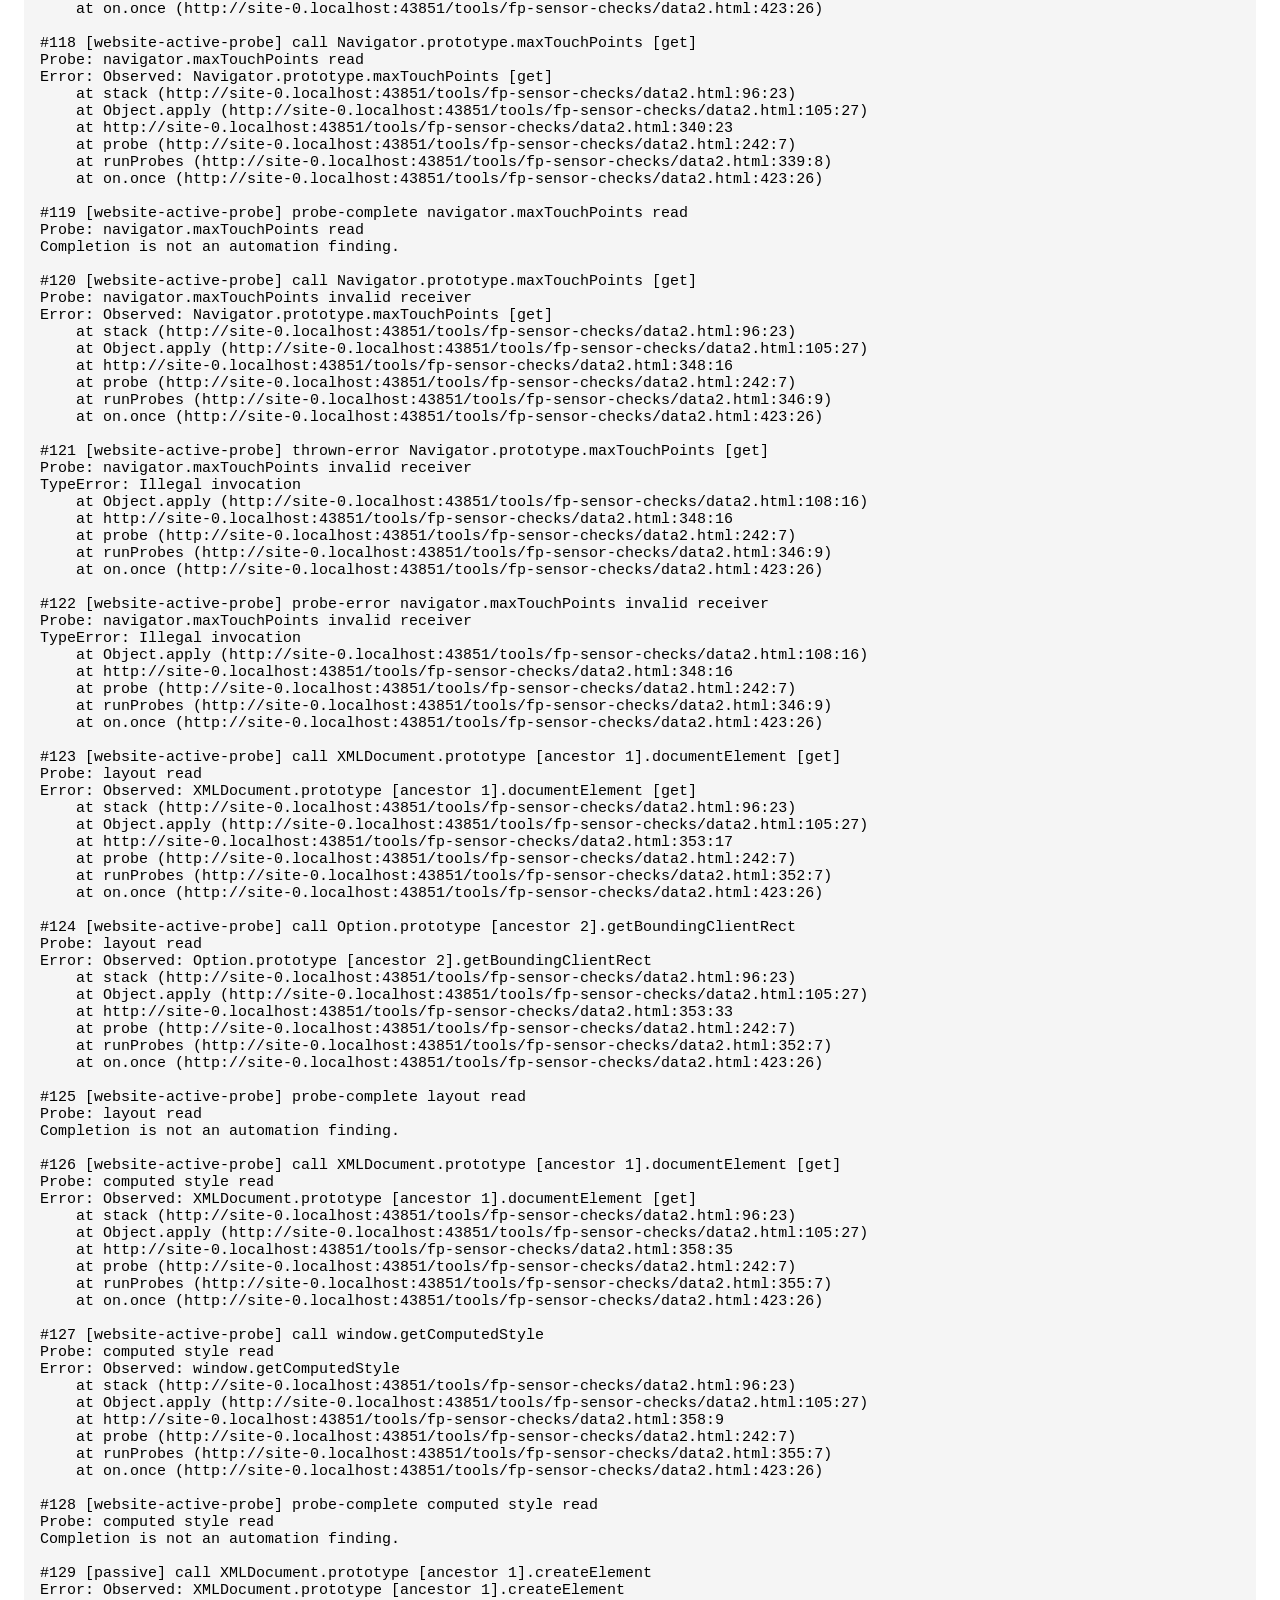
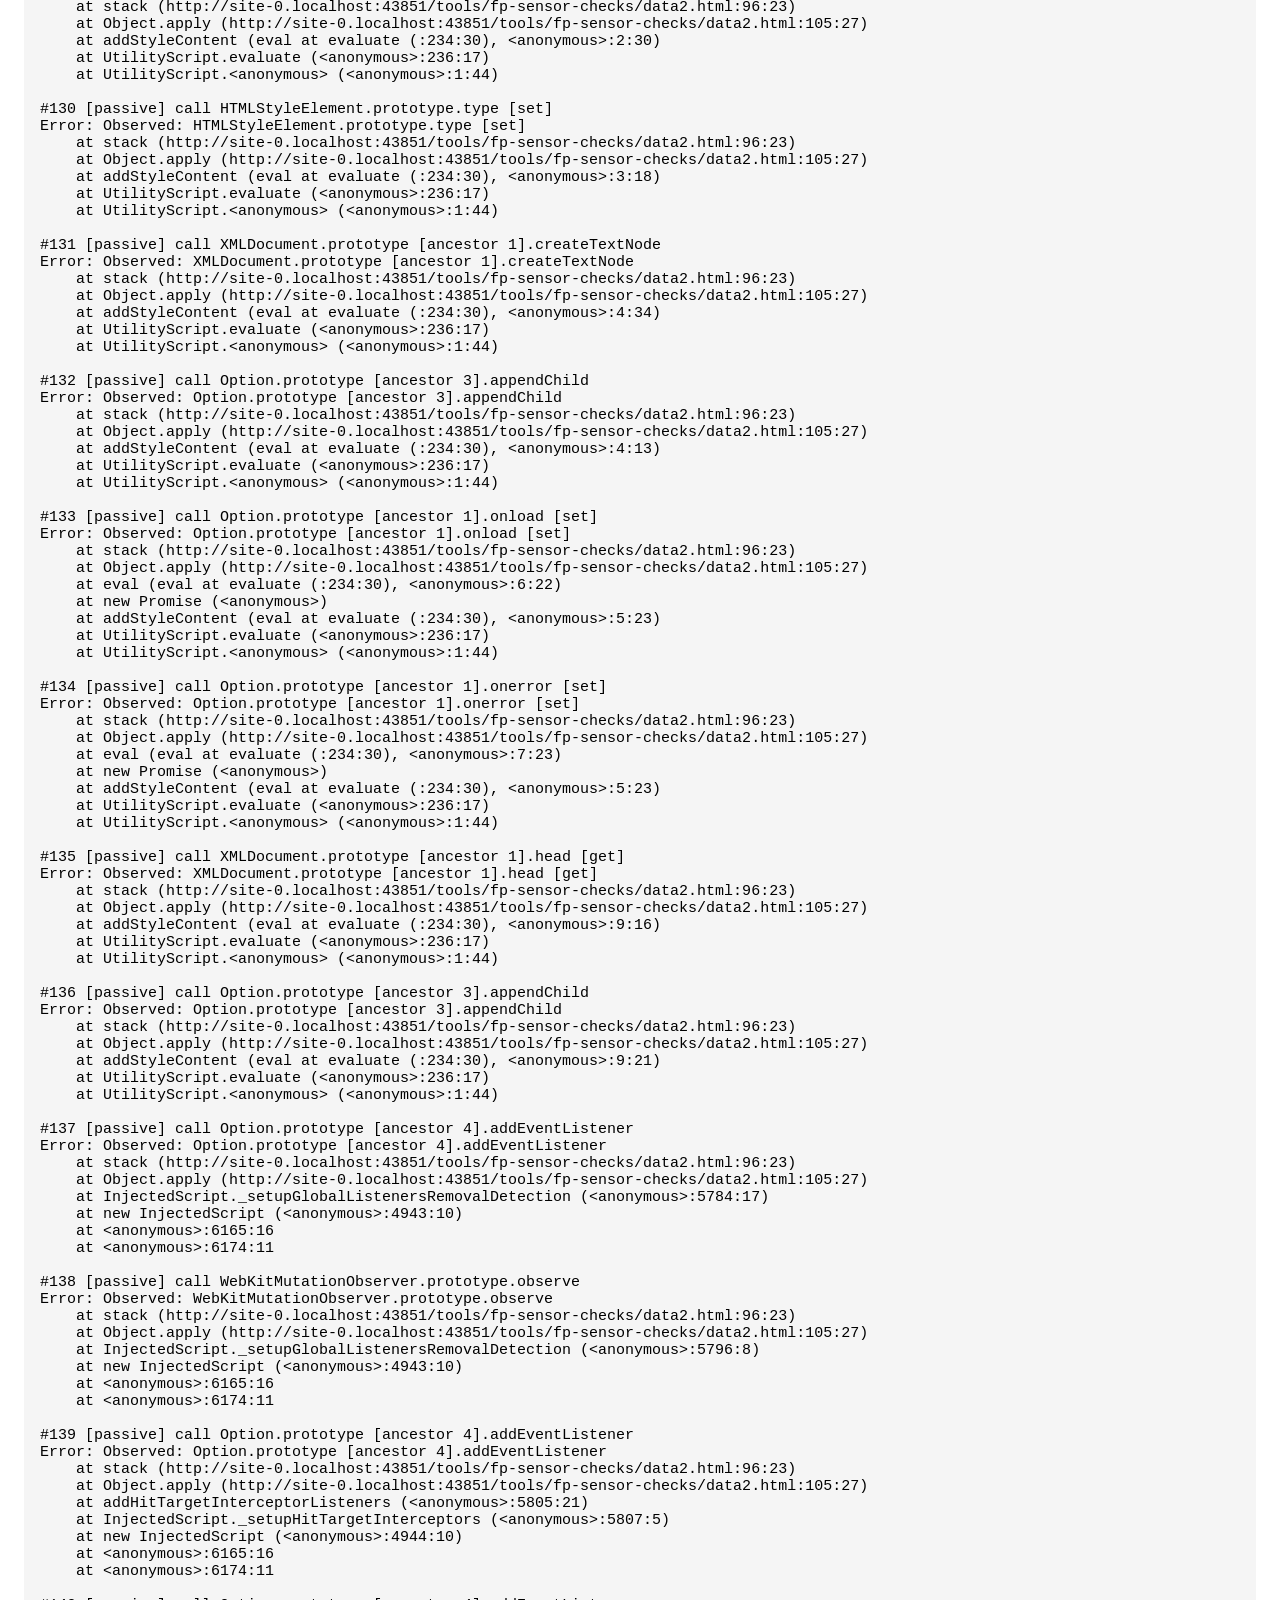
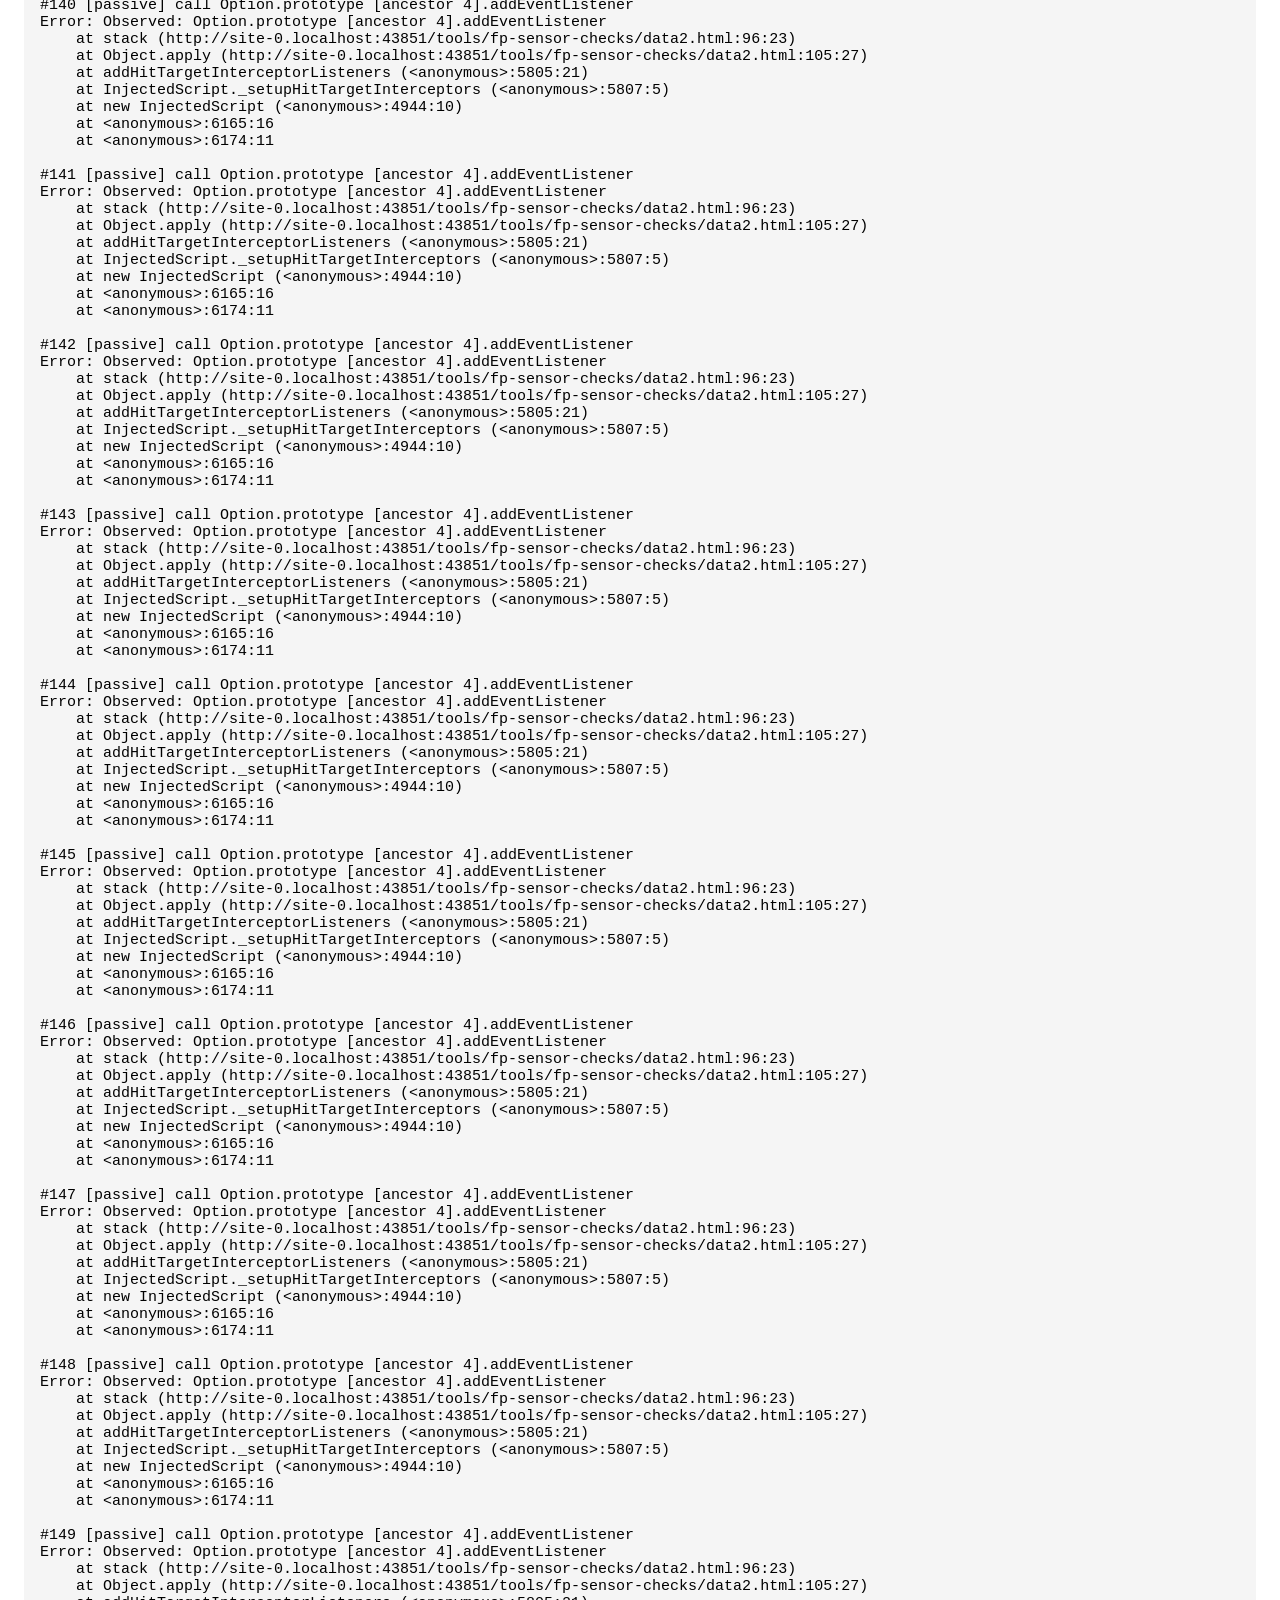
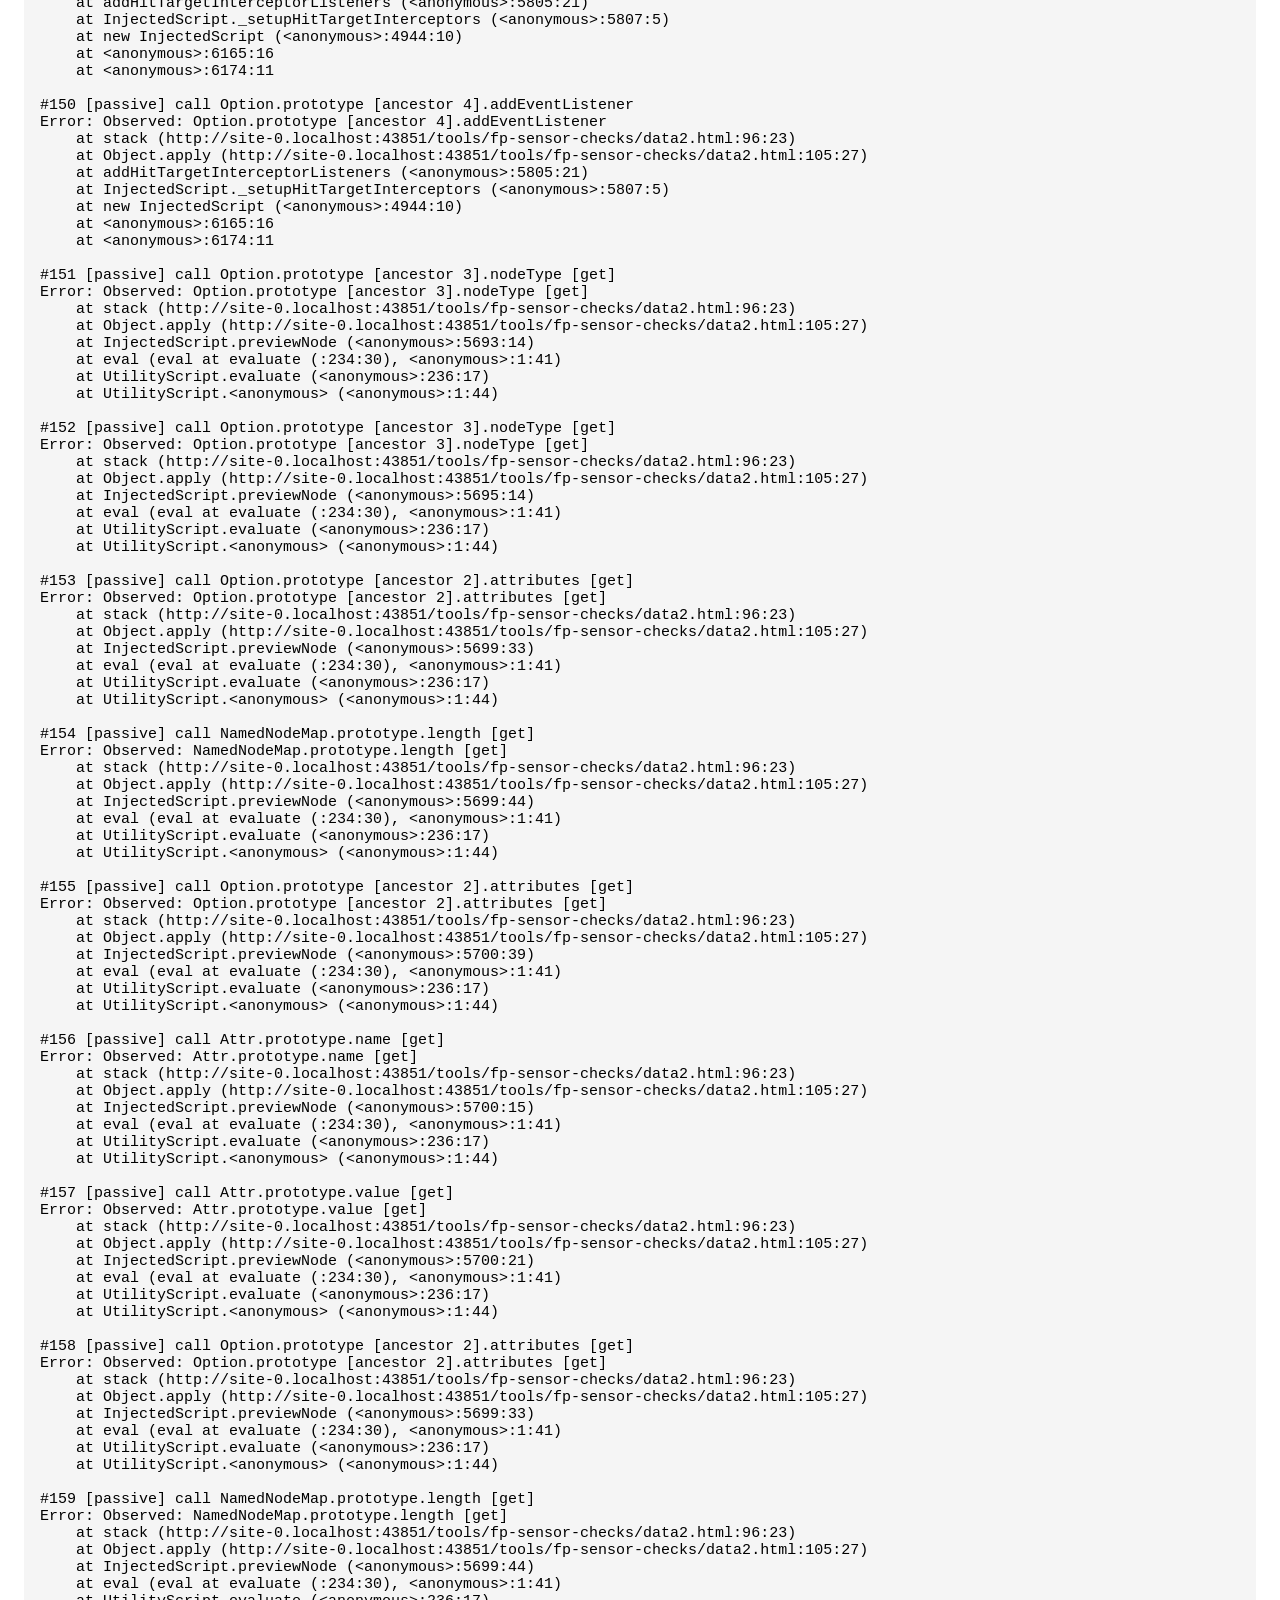
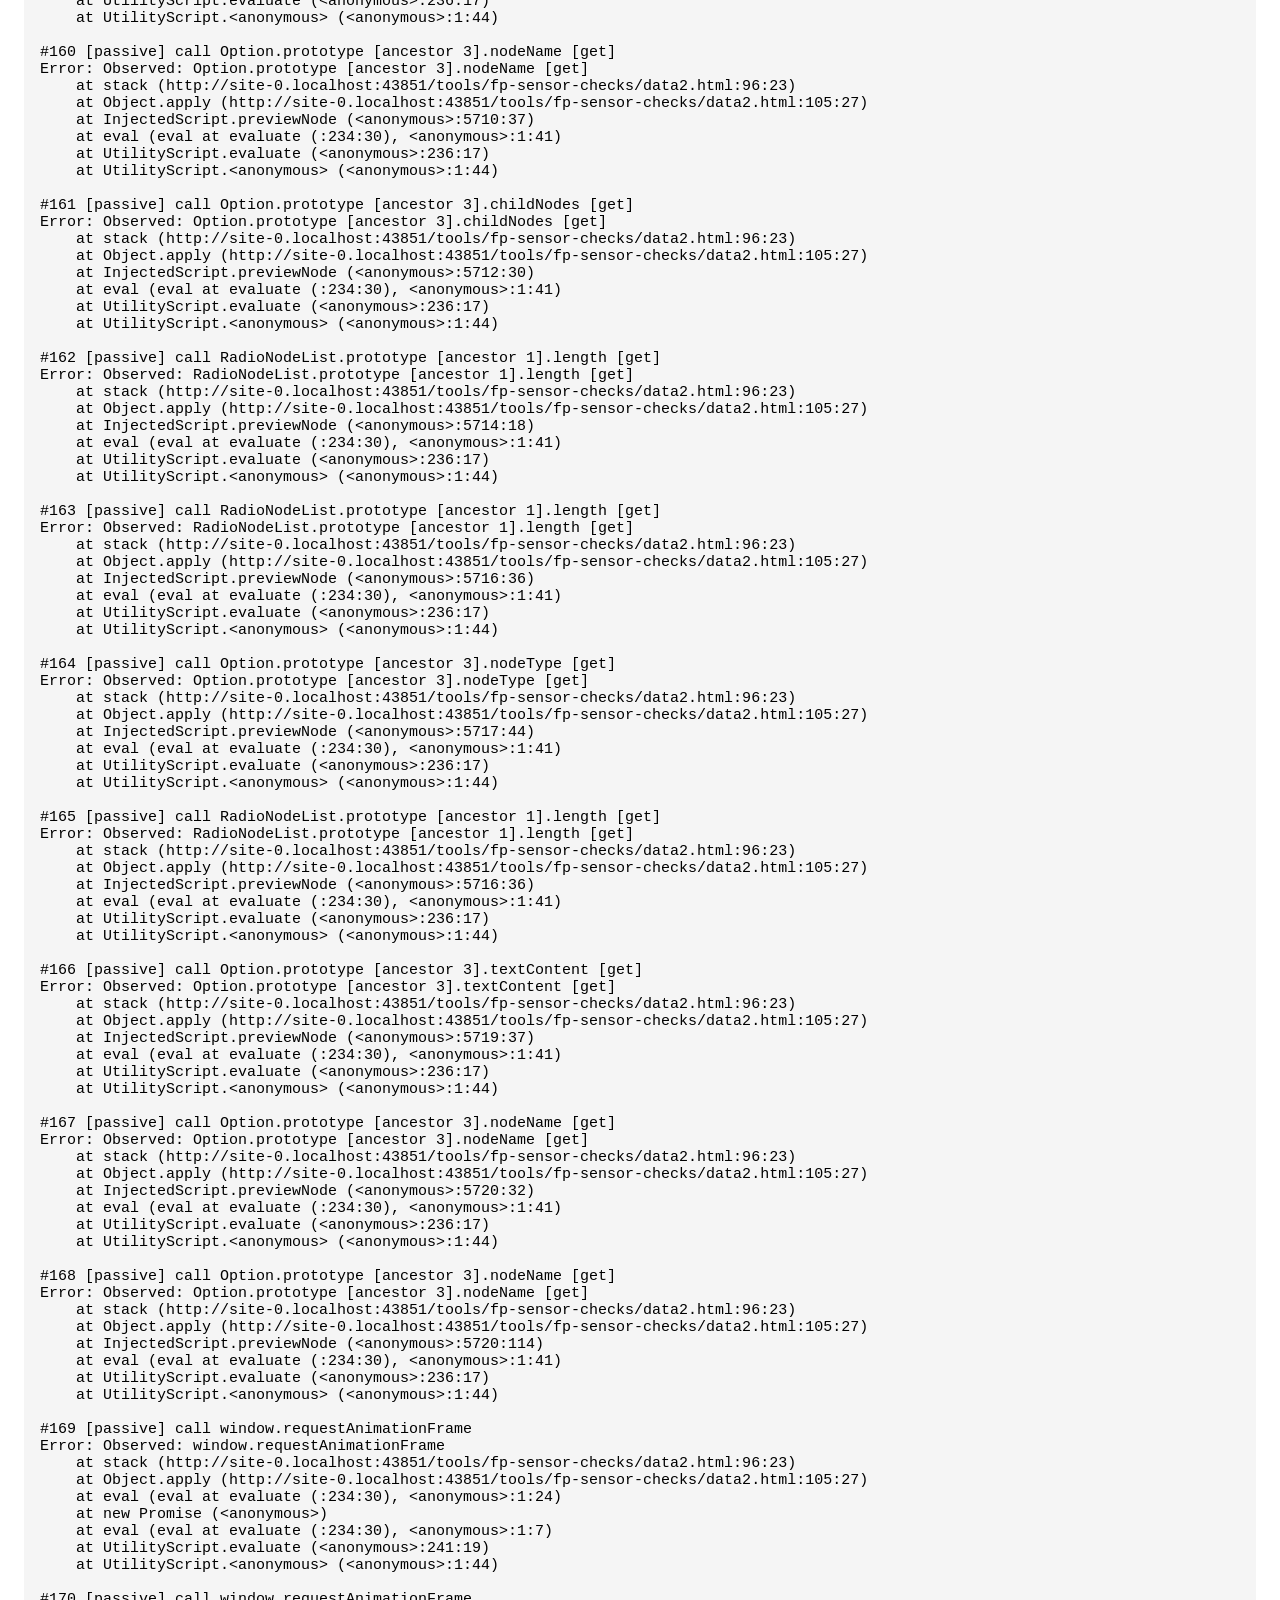
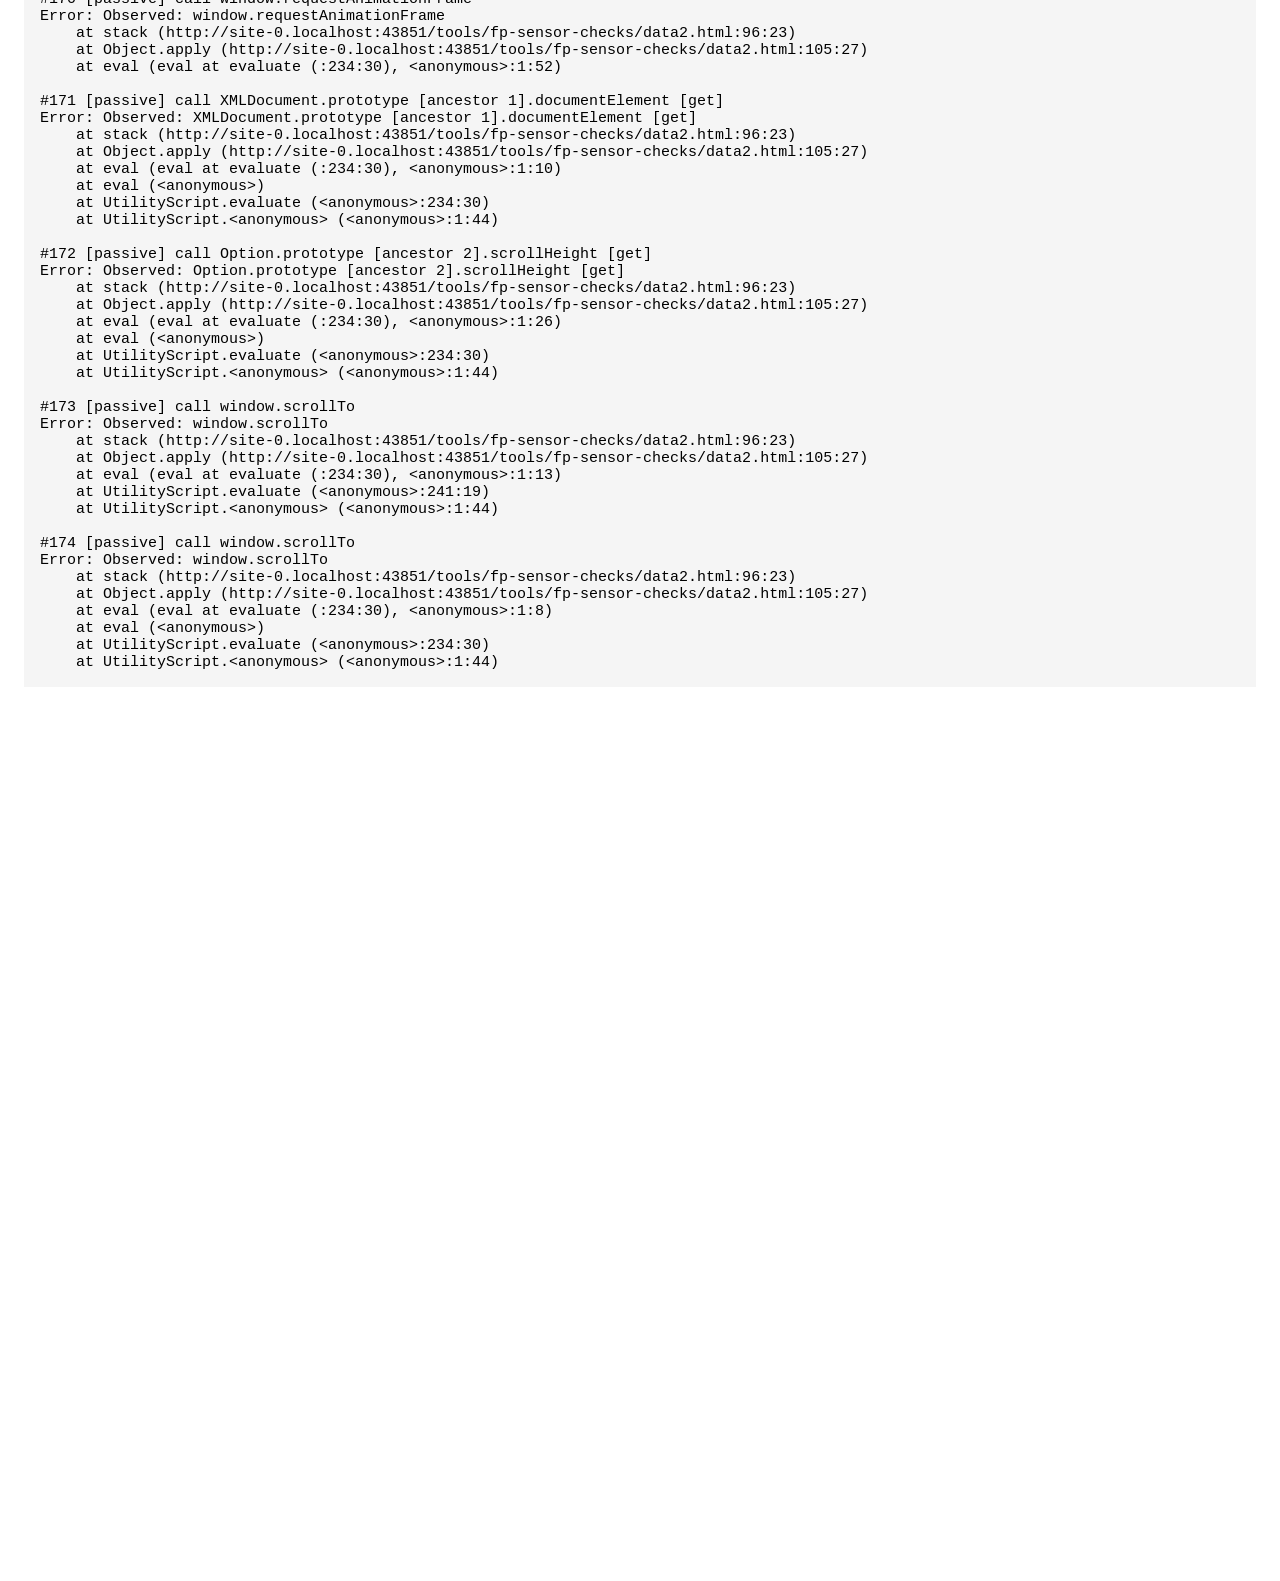
<file: tools/fp-sensor-checks/data2.html>
<!doctype html>
<html lang="en">
	<head>
		<meta charset="utf-8" />
		<meta name="viewport" content="width=device-width,initial-scale=1" />
		<title>Browser API stack laboratory</title>
		<link rel="icon" href="data:," />
		<script>
			(() => {
				"use strict";
				// Diagnostic instrumentation, not a universal automation detector.
				const cfg = {
					maxRecords: 2000,
					maxHooks: 15000,
					autoProbe: true,
				};
				const A = Reflect.apply,
					keys = Reflect.ownKeys;
				const desc = Object.getOwnPropertyDescriptor;
				const define = Object.defineProperty,
					proto = Object.getPrototypeOf;
				const ErrorCtor = Error,
					ProxyCtor = Proxy;
				const log = console.log.bind(console);
				const stringify = JSON.stringify.bind(JSON);
				const timer = setInterval.bind(window);
				const lookup = document.getElementById.bind(document);
				const on = document.addEventListener.bind(document);
				const records = [],
					inventory = [],
					installed = [],
					skips = [],
					undo = [];
				let busy = false,
					enabled = false,
					phase = "installation",
					probeName = null;
				let dropped = 0,
					counter = 0;
				const seen = new WeakSet();
				const core = new Set(
					"Object Function Array String Number Boolean BigInt Symbol Date RegExp Error EvalError RangeError ReferenceError SyntaxError TypeError URIError AggregateError Promise Map Set WeakMap WeakSet WeakRef FinalizationRegistry ArrayBuffer SharedArrayBuffer DataView Int8Array Uint8Array Uint8ClampedArray Int16Array Uint16Array Int32Array Uint32Array Float16Array Float32Array Float64Array BigInt64Array BigUint64Array Proxy Intl WebAssembly JSON Math Reflect Atomics Iterator AsyncIterator".split(
						" ",
					),
				);
				const blocked = new Set([
					Object.prototype,
					Function.prototype,
					Array.prototype,
				]);
				for (const name of core) {
					const d = desc(window, name);
					if (d && d.value && d.value.prototype)
						blocked.add(d.value.prototype);
				}
				const special = new Set(["constructor", "__proto__"]);
				const excludedGlobals = new Set([
					"eval",
					"alert",
					"confirm",
					"prompt",
					"apiLab",
				]);
				function errorText(e) {
					try {
						return String((e && e.stack) || e);
					} catch (_) {
						return "[unreadable error]";
					}
				}
				function emit(kind, api, stack, detail) {
					if (!enabled || busy) return;
					if (records.length >= cfg.maxRecords) {
						dropped++;
						return;
					}
					busy = true;
					try {
						const entry = {
							number: ++counter,
							phase,
							probe: probeName,
							kind,
							api,
							pptrMarker: /pptr:/i.test(stack || ""),
							stack: stack || "",
							detail: detail || "",
						};
						records.push(entry);
						log("[api-lab] " + stringify(entry));
					} finally {
						busy = false;
					}
				}
				function stack(api) {
					return errorText(new ErrorCtor("Observed: " + api));
				}
				function wrapped(fn, api) {
					// Proxy preserves the original callable/constructible nature.
					return new ProxyCtor(fn, {
						apply(target, receiver, args) {
							if (!enabled || busy)
								return A(target, receiver, args);
							if (records.length < cfg.maxRecords)
								emit("call", api, stack(api));
							else dropped++;
							try {
								return A(target, receiver, args);
							} catch (e) {
								// Preserve the actual thrown error, including deeper frames if present.
								emit("thrown-error", api, errorText(e));
								throw e;
							}
						},
					});
				}
				function scan(target, label, filter) {
					if (!target || seen.has(target) || blocked.has(target))
						return;
					seen.add(target);
					let names;
					try {
						names = keys(target);
					} catch (e) {
						skips.push(label + ": discovery failed");
						return;
					}
					for (const key of names) {
						if (special.has(key) || (filter && !filter(key)))
							continue;
						let d;
						try {
							d = desc(target, key);
						} catch (_) {
							continue;
						}
						if (!d) continue;
						const name = label + "." + String(key);
						const kinds = [];
						if (typeof d.value === "function") kinds.push("method");
						if (typeof d.get === "function") kinds.push("getter");
						if (typeof d.set === "function") kinds.push("setter");
						if (!kinds.length) continue;
						inventory.push({
							api: name,
							kinds,
							configurable: d.configurable,
						});
						if (installed.length >= cfg.maxHooks) {
							skips.push(name + ": hook cap");
							continue;
						}
						if (!d.configurable && !("value" in d && d.writable)) {
							skips.push(name + ": property cannot be replaced");
							continue;
						}
						const replacement = { ...d };
						if (typeof d.value === "function")
							replacement.value = wrapped(d.value, name);
						if (typeof d.get === "function")
							replacement.get = wrapped(d.get, name + " [get]");
						if (typeof d.set === "function")
							replacement.set = wrapped(d.set, name + " [set]");
						try {
							define(target, key, replacement);
							undo.push({
								target,
								key,
								original: d,
								replacement,
							});
							installed.push(name);
						} catch (e) {
							skips.push(name + ": " + String(e));
						}
					}
				}
				// Snapshot exposed constructors before changing APIs. Do not evaluate global getters.
				const globals = keys(window).map((k) => [k, desc(window, k)]);
				const targets = [];
				for (const [name, d] of globals) {
					if (
						typeof name !== "string" ||
						core.has(name) ||
						!d ||
						typeof d.value !== "function"
					)
						continue;
					const pd = desc(d.value, "prototype");
					if (pd && pd.value && typeof pd.value === "object") {
						targets.push([d.value, name + " [static]"]);
						let p = pd.value,
							depth = 0;
						while (p && !blocked.has(p) && depth < 12) {
							targets.push([
								p,
								name +
									".prototype" +
									(depth ? " [ancestor " + depth + "]" : ""),
							]);
							p = proto(p);
							depth++;
						}
					}
				}
				// Include instance-own overrides, such as navigator getters patched by preload scripts.
				for (const [name, obj] of [
					["document", document],
					["navigator", navigator],
					["screen", screen],
					["performance", performance],
				]) {
					targets.push([obj, name]);
					let p = proto(obj),
						depth = 0;
					while (p && !blocked.has(p) && depth < 12) {
						targets.push([p, name + " [prototype " + depth + "]"]);
						p = proto(p);
						depth++;
					}
				}
				for (const [obj, name] of targets) scan(obj, name);
				// Non-constructor global functions. Global accessors and core JS machinery excluded.
				scan(window, "window", (key) => {
					if (
						typeof key !== "string" ||
						core.has(key) ||
						excludedGlobals.has(key)
					)
						return false;
					const d = desc(window, key);
					return (
						d &&
						typeof d.value === "function" &&
						!desc(d.value, "prototype")
					);
				});
				function probe(label, fn) {
					const previous = probeName;
					probeName = label;
					try {
						fn();
						emit(
							"probe-complete",
							label,
							"",
							"Completion is not an automation finding.",
						);
					} catch (e) {
						emit("probe-error", label, errorText(e));
					} finally {
						probeName = previous;
					}
				}
				function coercible(label, value) {
					return {
						[Symbol.toPrimitive]() {
							// Capture while argument conversion is executing INSIDE the API call.
							emit("coercion-stack", label, stack(label));
							return value;
						},
					};
				}
				function runProbes() {
					phase = "website-active-probe";
					try {
						const selectors = [
							document,
							document.createElement("div"),
							document.createDocumentFragment(),
						];
						for (let i = 0; i < selectors.length; i++) {
							const obj = selectors[i];
							for (const name of [
								"querySelector",
								"querySelectorAll",
							]) {
								probe(name + " coercion target " + i, () =>
									obj[name](coercible(name, "html")),
								);
								probe(
									name + " invalid selector target " + i,
									() => obj[name]("["),
								);
							}
						}
						probe("createElement coercion", () =>
							document.createElement(
								coercible("tag conversion", "div"),
							),
						);
						probe("createTextNode coercion", () =>
							document.createTextNode(
								coercible("text conversion", "probe"),
							),
						);
						probe("getElementById coercion", () =>
							document.getElementById(
								coercible("id conversion", "missing-probe-id"),
							),
						);
						probe("getElementsByTagName coercion", () =>
							document.getElementsByTagName(
								coercible("tag lookup conversion", "div"),
							),
						);
						probe(
							"URL coercion",
							() =>
								new URL(
									coercible(
										"URL conversion",
										"https://example.invalid/",
									),
								),
						);
						// Parse-only operation: no request to that URL is sent.
						probe("matchMedia coercion", () =>
							matchMedia(
								coercible(
									"media conversion",
									"(min-width: 1px)",
								),
							),
						);
						for (const key of [
							"webdriver",
							"userAgent",
							"platform",
							"languages",
							"language",
							"hardwareConcurrency",
							"deviceMemory",
							"plugins",
							"mimeTypes",
							"vendor",
							"maxTouchPoints",
						]) {
							probe("navigator." + key + " read", () => {
								void navigator[key];
							});
							let p = navigator,
								d;
							while (p && !(d = desc(p, key))) p = proto(p);
							if (d && typeof d.get === "function") {
								probe(
									"navigator." + key + " invalid receiver",
									() => A(d.get, {}, []),
								);
							}
						}
						probe("layout read", () =>
							document.documentElement.getBoundingClientRect(),
						);
						probe(
							"computed style read",
							() =>
								getComputedStyle(document.documentElement)
									.display,
						);
					} finally {
						phase = "passive";
						probeName = null;
					}
				}
				function restore() {
					enabled = false;
					for (let i = undo.length - 1; i >= 0; i--) {
						const u = undo[i];
						try {
							const now = desc(u.target, u.key),
								r = u.replacement;
							if (
								now &&
								now.value === r.value &&
								now.get === r.get &&
								now.set === r.set
							)
								define(u.target, u.key, u.original);
						} catch (_) {}
					}
				}
				window.apiLab = {
					records,
					inventory,
					installed,
					skips,
					runProbes,
					restore,
					stop() {
						enabled = false;
					},
					start() {
						enabled = true;
					},
					exportJSON() {
						return stringify(
							{
								config: cfg,
								inventory,
								installed,
								skips,
								dropped,
								records,
							},
							null,
							2,
						);
					},
				};
				phase = "passive";
				enabled = true;
				log(
					"[api-lab] " +
						installed.length +
						" properties hooked; " +
						skips.length +
						" skipped. Hook counts are NOT injected-function counts.",
				);
				on(
					"DOMContentLoaded",
					() => {
						if (cfg.autoProbe) runProbes();
						log(
							"[api-lab] Active probes complete. Their calls are labeled website-active-probe; this is not evidence of injected activity.",
						);
					},
					{ once: true },
				);
				timer(() => {
					busy = true;
					try {
						const status = lookup("status"),
							output = lookup("output");
						if (!status || !output) return;
						status.textContent =
							installed.length +
							" hooked properties | " +
							records.length +
							" records | " +
							records.filter((r) => r.pptrMarker).length +
							" records containing pptr: | " +
							dropped +
							" dropped";
						output.textContent = records
							.slice(-100)
							.map(
								(r) =>
									"#" +
									r.number +
									" [" +
									r.phase +
									"] " +
									r.kind +
									" " +
									r.api +
									(r.probe ? "\nProbe: " + r.probe : "") +
									"\n" +
									(r.stack || r.detail),
							)
							.join("\n\n");
					} finally {
						busy = false;
					}
				}, 1000);
			})();
		</script>
		<style>
			body {
				font: 15px system-ui;
				margin: 24px;
			}
			pre {
				white-space: pre-wrap;
				overflow-wrap: anywhere;
				background: #f5f5f5;
				padding: 16px;
			}
			strong {
				color: #8b2600;
			}
		</style>
	</head>
	<body>
		<h1>Browser API stack laboratory</h1>
		<p>
			<strong
				>Diagnostic page only. These hooks alter browser behavior and
				timing.</strong
			>
		</p>
		<p>
			Hooks and active-probe calls are not injected-function detections.
			Compare source frames across clean and modified runs.
		</p>
		<p id="status">Installing...</p>
		<p>
			Latest 100 records below. Full retained data:
			<code>window.apiLab.records</code>. Export:
			<code>window.apiLab.exportJSON()</code>. Stop:
			<code>window.apiLab.stop()</code>. Restore:
			<code>window.apiLab.restore()</code>.
		</p>
		<pre id="output"></pre>
	</body>
</html>
</file>
<file: tools/fp-sensor-checks/style.css>
:root {
  --bg: #f4f5f9; --card: #fff; --text: #1b1d27; --muted: #6b7080; --line: #e6e8ef;
  --ok: #17803d; --ok-bg: #e3f6ea;
  --warn: #9a6700; --warn-bg: #fff3d1;
  --bad: #c62828; --bad-bg: #fde4e4;
  --info: #3b5bdb; --info-bg: #e7ecff;
}
@media (prefers-color-scheme: dark) {
  :root {
    --bg: #12141b; --card: #1b1e29; --text: #eceef5; --muted: #9aa0b4; --line: #2a2e3d;
    --ok: #5fd68a; --ok-bg: #173324;
    --warn: #f0c95a; --warn-bg: #3a3014;
    --bad: #ff8585; --bad-bg: #3b1a1a;
    --info: #8ea5ff; --info-bg: #212a4d;
  }
}
* { box-sizing: border-box; }
body { margin: 0; background: var(--bg); color: var(--text); font: 15px/1.5 system-ui, sans-serif; }
main { max-width: 760px; margin: 0 auto; padding: 24px 16px 48px; }
h1 { margin: 0; font-size: 1.5rem; }
.sub { margin: 4px 0 16px; color: var(--muted); }
.summary { display: flex; gap: 8px; flex-wrap: wrap; margin-bottom: 20px; }
.pill { padding: 4px 12px; border-radius: 999px; font-weight: 600; font-size: .85rem; }
.card { background: var(--card); border: 1px solid var(--line); border-radius: 12px; margin-bottom: 16px; overflow: hidden; }
.card h2 { margin: 0; padding: 12px 16px 0; font-size: 1rem; }
.card .desc { padding: 0 16px 10px; color: var(--muted); font-size: .8rem; border-bottom: 1px solid var(--line); }
.row { display: grid; grid-template-columns: 1fr auto; gap: 4px 12px; padding: 10px 16px; border-bottom: 1px solid var(--line); }
.row:last-child { border-bottom: 0; }
.label { font-weight: 500; }
.value { grid-column: 1; font-family: ui-monospace, Menlo, monospace; font-size: .85rem; color: var(--muted); word-break: break-word; white-space: pre-wrap; }
.note { grid-column: 1 / -1; font-size: .78rem; color: var(--muted); }
.badge { grid-row: 1; grid-column: 2; align-self: start; padding: 2px 10px; border-radius: 6px; font-size: .75rem; font-weight: 700; text-transform: uppercase; }
.ok, .badge.ok, .pill.ok { background: var(--ok-bg); color: var(--ok); }
.warn, .badge.warn, .pill.warn { background: var(--warn-bg); color: var(--warn); }
.bad, .badge.bad, .pill.bad { background: var(--bad-bg); color: var(--bad); }
.info, .badge.info, .pill.info { background: var(--info-bg); color: var(--info); }
.row.ok, .row.warn, .row.bad, .row.info { background: none; color: inherit; }

.toggle { display: inline-flex; gap: 8px; align-items: center; margin-bottom: 16px; color: var(--muted); font-size: .85rem; cursor: pointer; }
.chip { display: inline-block; padding: 0 6px; border-radius: 4px; background: var(--line); color: var(--text); }
.arrow { color: var(--muted); }
.rest { margin-left: 8px; font-size: .72rem; font-family: system-ui, sans-serif; }
.rest.yes { color: var(--ok); }
.rest.no { color: var(--bad); }
.hide-ok .row[data-status="ok"], .hide-ok .row[data-status="info"] { display: none; }
</file>
